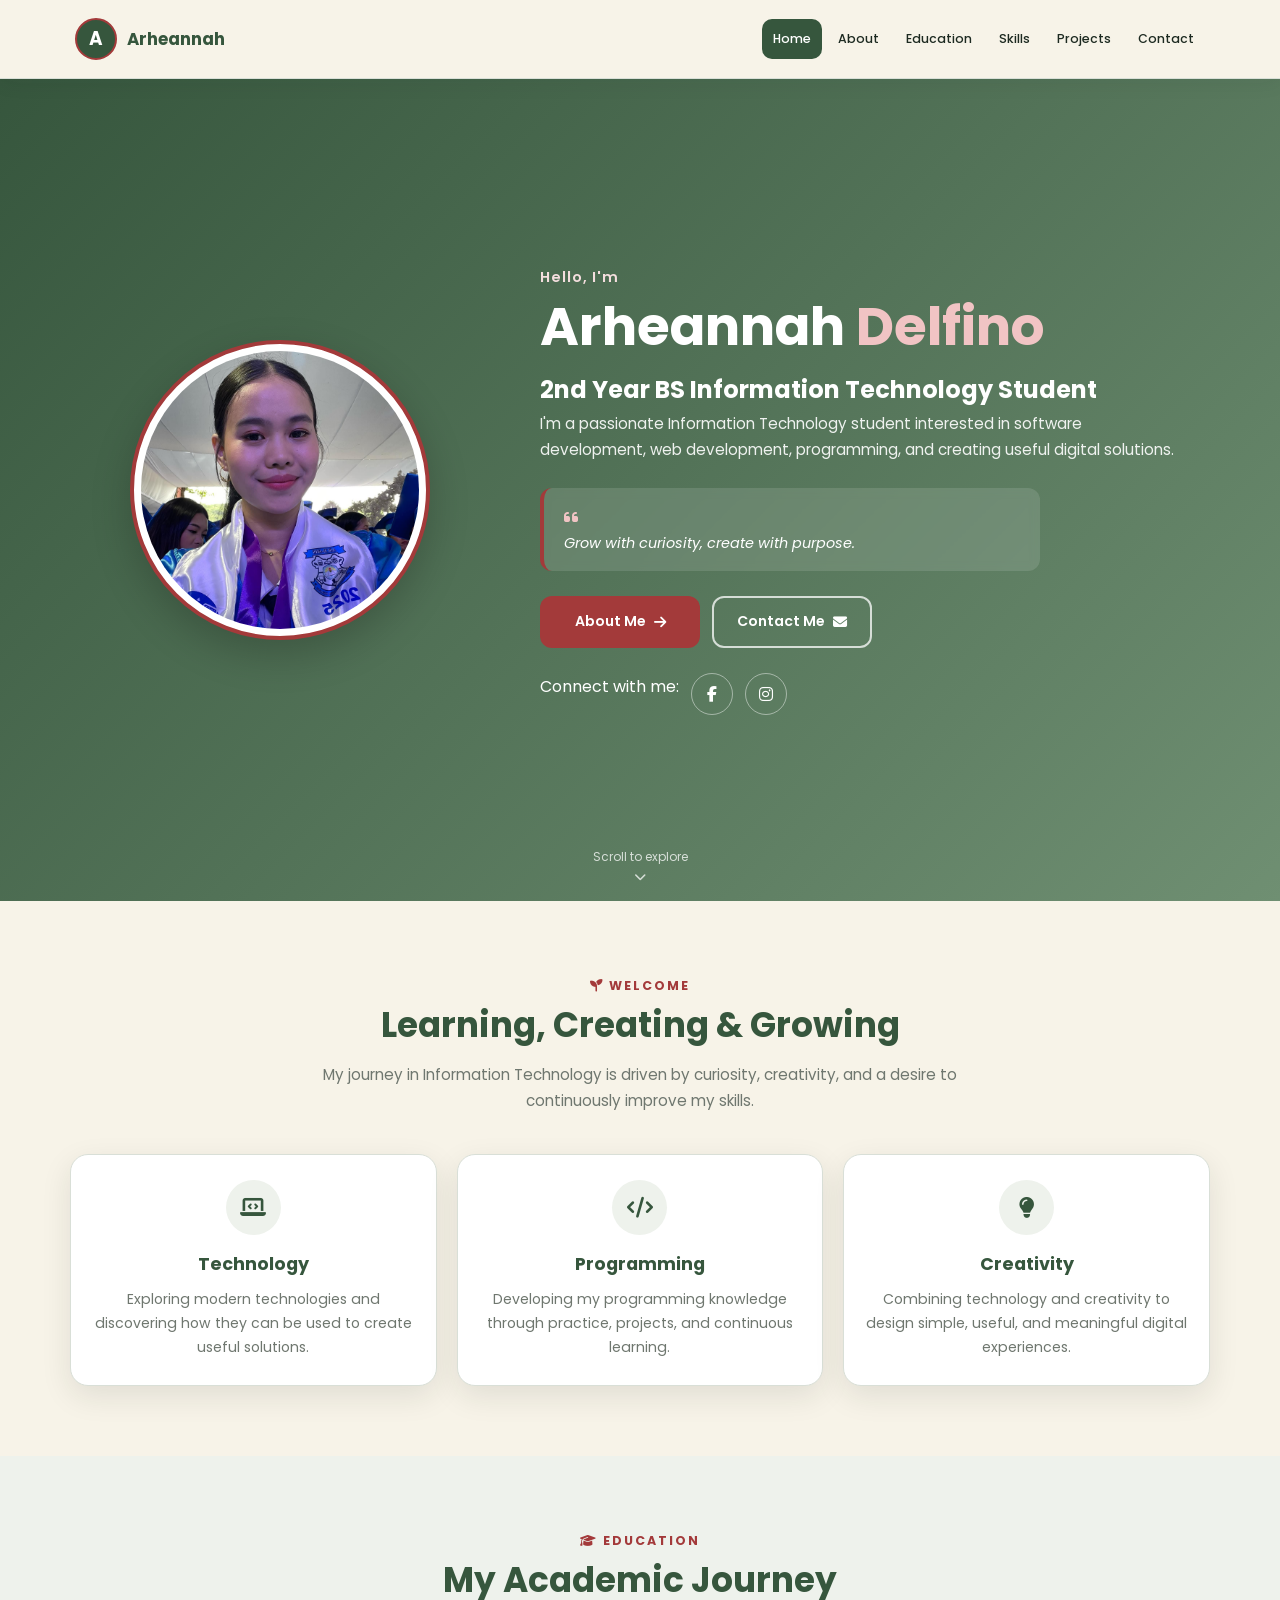
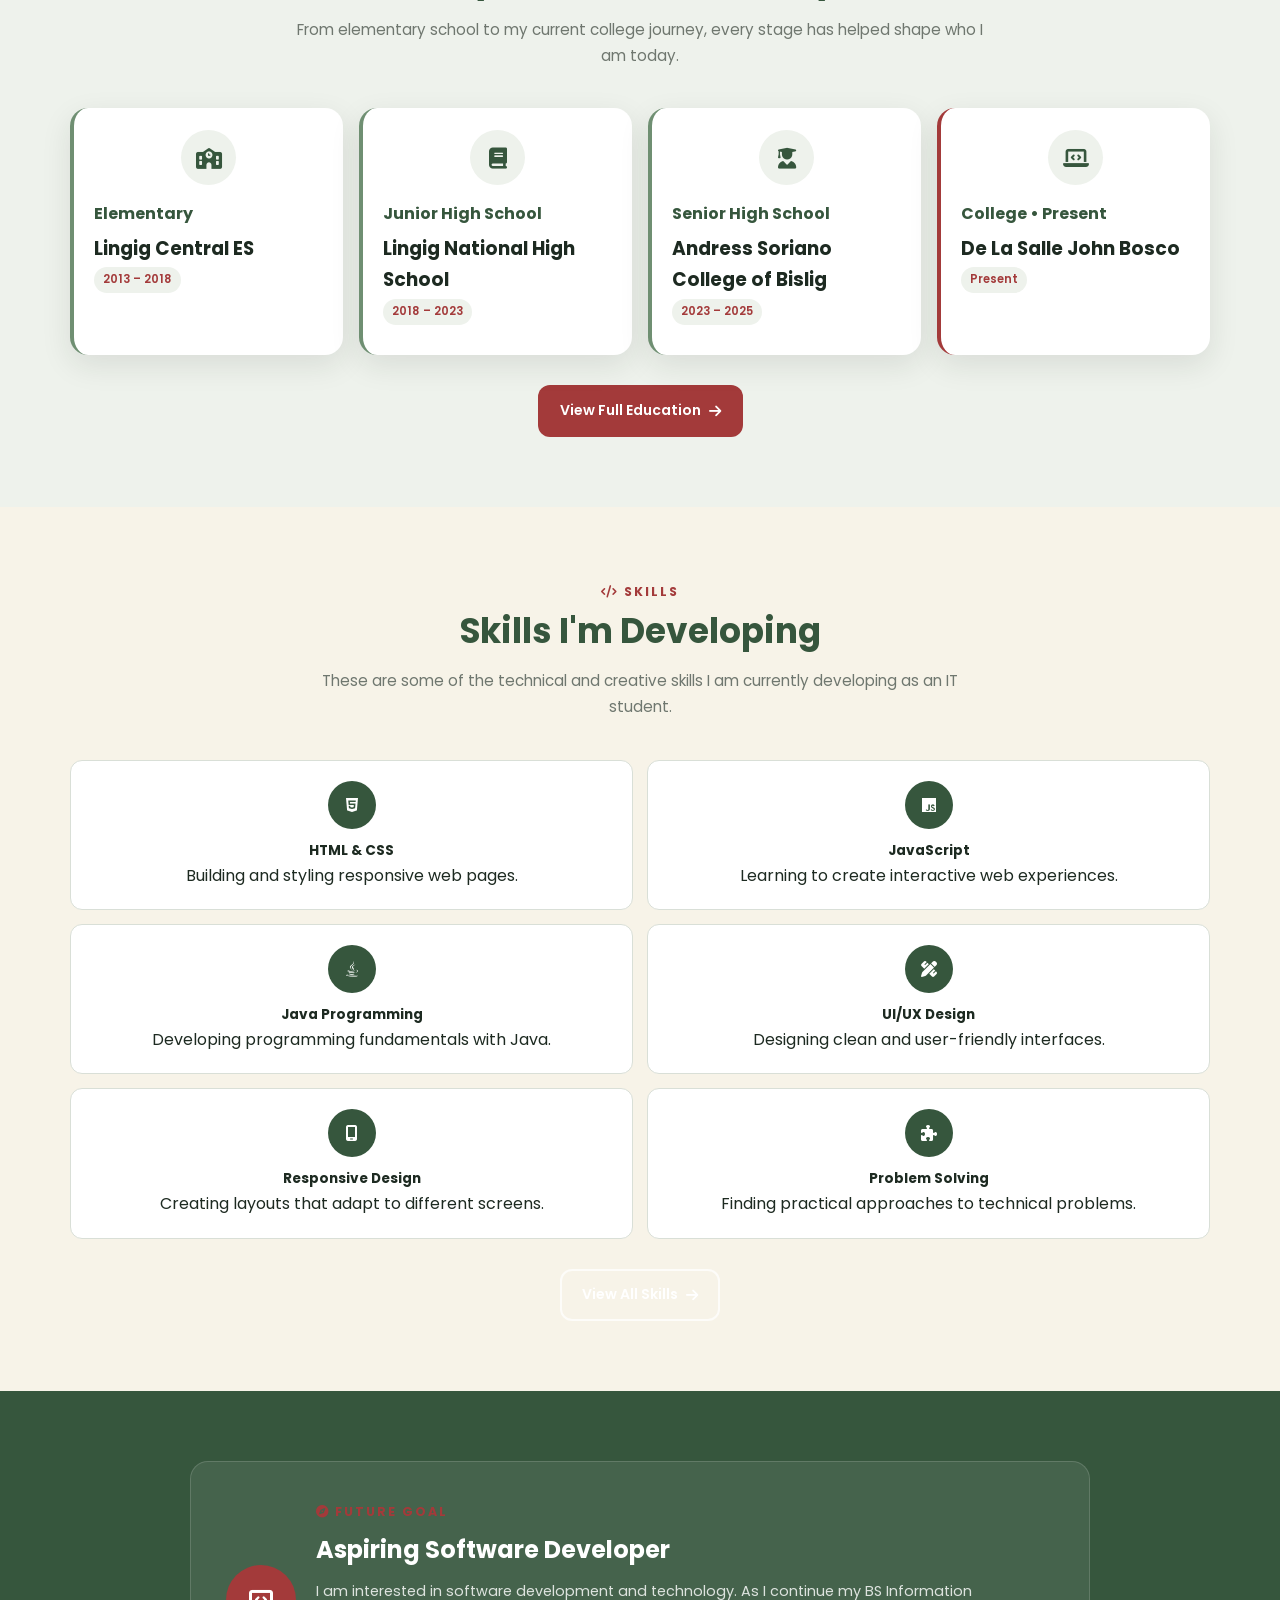
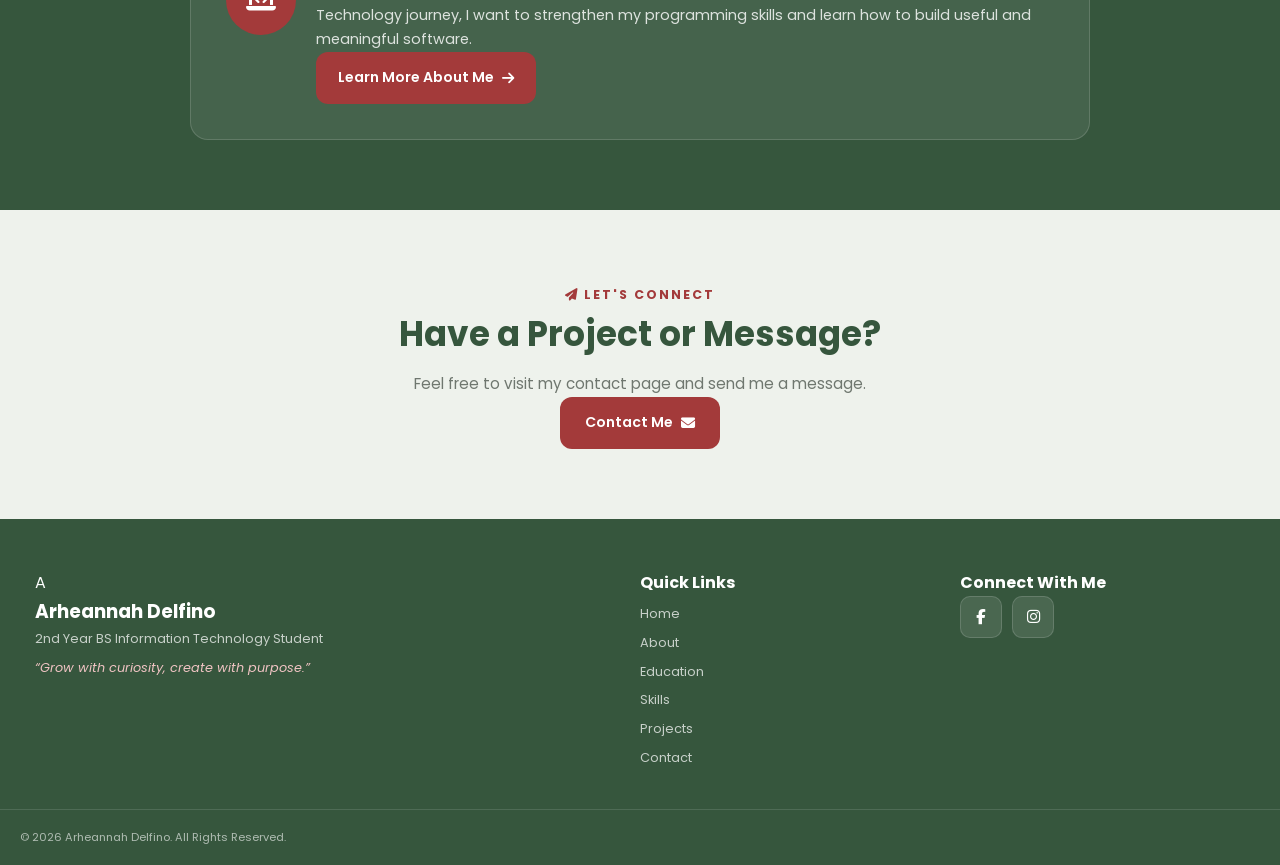
<file: index.html>
<!DOCTYPE html>
<html lang="en">

<head>

    <meta charset="UTF-8">
    <meta name="viewport" content="width=device-width, initial-scale=1.0">

    <title>Arheannah Delfino | Portfolio</title>

    <!-- Google Font -->
    <link rel="preconnect" href="https://fonts.googleapis.com">
    <link rel="preconnect" href="https://fonts.gstatic.com" crossorigin>

    <link href="https://fonts.googleapis.com/css2?family=Poppins:wght@300;400;500;600;700;800&display=swap"
          rel="stylesheet">

    <!-- Font Awesome -->
    <link rel="stylesheet"
          href="https://cdnjs.cloudflare.com/ajax/libs/font-awesome/6.7.2/css/all.min.css">

    <!-- Main CSS -->
    <link rel="stylesheet" href="css/style.css">

</head>


<body>


    <!-- ========================================
         HEADER
    ========================================= -->

    <header class="header">

        <div class="header-container">


            <!-- Logo -->

            <a href="index.html" class="logo">

                <span class="logo-mark">
                    A
                </span>

                <span class="logo-text">
                    Arheannah
                </span>

            </a>


            <!-- Hamburger Button -->

            <button class="menu-toggle"
                    id="menuToggle"
                    aria-label="Open navigation menu">

                <i class="fas fa-bars"></i>

            </button>


            <!-- Navigation -->

            <nav class="nav-menu" id="navMenu">

                <a href="index.html" class="active">
                    <i class="fas fa-house"></i>
                    Home
                </a>

                <a href="about.html">
                    <i class="fas fa-user"></i>
                    About
                </a>

                <a href="education.html">
                    <i class="fas fa-graduation-cap"></i>
                    Education
                </a>

                <a href="skills.html">
                    <i class="fas fa-code"></i>
                    Skills
                </a>

                <a href="projects.html">
                    <i class="fas fa-folder-open"></i>
                    Projects
                </a>

                <a href="contact.html">
                    <i class="fas fa-envelope"></i>
                    Contact
                </a>

            </nav>

        </div>

    </header>


    <!-- ========================================
         MAIN CONTENT
    ========================================= -->

    <main>


        <!-- ========================================
             HERO SECTION
        ========================================= -->

        <section class="hero">

            <div class="hero-container">


                <!-- Profile Image -->

                <div class="hero-image">

                    <div class="profile-ring">

                        <img src="images/profile.jpg"
                             alt="Arheannah Delfino">

                    </div>

                </div>


                <!-- Hero Content -->

                <div class="hero-content">

                    <span class="hero-greeting">
                        Hello, I'm
                    </span>

                    <h1>
                        Arheannah
                        <span>Delfino</span>
                    </h1>

                    <h2>
                        2nd Year BS Information Technology Student
                    </h2>

                    <p>
                        I'm a passionate Information Technology student
                        interested in software development, web development,
                        programming, and creating useful digital solutions.
                    </p>


                    <!-- Motto -->

                    <div class="motto-card">

                        <i class="fas fa-quote-left"></i>

                        <p>
                            Grow with curiosity, create with purpose.
                        </p>

                    </div>


                    <!-- Hero Buttons -->

                    <div class="hero-buttons">

                        <a href="about.html"
                           class="btn btn-primary">

                            About Me

                            <i class="fas fa-arrow-right"></i>

                        </a>


                        <a href="contact.html"
                           class="btn btn-outline">

                            Contact Me

                            <i class="fas fa-envelope"></i>

                        </a>

                    </div>


                    <!-- Social Links -->

                    <div class="hero-social">

                        <span>
                            Connect with me:
                        </span>


                        <a href="https://www.facebook.com/share/19Eqh1hroo/"
                           target="_blank"
                           rel="noopener noreferrer"
                           aria-label="Facebook">

                            <i class="fab fa-facebook-f"></i>

                        </a>


                        <a href="https://www.instagram.com/itsur_eana?stkn=MWtpcGV1b3U5Y3pvMA=="
                           target="_blank"
                           rel="noopener noreferrer"
                           aria-label="Instagram">

                            <i class="fab fa-instagram"></i>

                        </a>

                    </div>

                </div>

            </div>


            <!-- Scroll Indicator -->

            <div class="scroll-indicator">

                <span>
                    Scroll to explore
                </span>

                <i class="fas fa-chevron-down"></i>

            </div>

        </section>


        <!-- ========================================
             INTRODUCTION
        ========================================= -->

        <section class="intro-section">

            <div class="section-container">


                <div class="section-heading">

                    <span class="section-label">
                        <i class="fas fa-seedling"></i>
                        Welcome
                    </span>

                    <h2>
                        Learning, Creating & Growing
                    </h2>

                    <p>
                        My journey in Information Technology is driven by
                        curiosity, creativity, and a desire to continuously
                        improve my skills.
                    </p>

                </div>


                <!-- Intro Cards -->

                <div class="intro-grid">


                    <!-- Technology -->

                    <div class="intro-card">

                        <div class="card-icon">

                            <i class="fas fa-laptop-code"></i>

                        </div>

                        <h3>
                            Technology
                        </h3>

                        <p>
                            Exploring modern technologies and discovering
                            how they can be used to create useful solutions.
                        </p>

                    </div>


                    <!-- Programming -->

                    <div class="intro-card">

                        <div class="card-icon">

                            <i class="fas fa-code"></i>

                        </div>

                        <h3>
                            Programming
                        </h3>

                        <p>
                            Developing my programming knowledge through
                            practice, projects, and continuous learning.
                        </p>

                    </div>


                    <!-- Creativity -->

                    <div class="intro-card">

                        <div class="card-icon">

                            <i class="fas fa-lightbulb"></i>

                        </div>

                        <h3>
                            Creativity
                        </h3>

                        <p>
                            Combining technology and creativity to design
                            simple, useful, and meaningful digital experiences.
                        </p>

                    </div>


                </div>

            </div>

        </section>
                <!-- ========================================
             EDUCATION PREVIEW
        ========================================= -->

        <section class="education-preview">

            <div class="section-container">


                <div class="section-heading">

                    <span class="section-label">
                        <i class="fas fa-graduation-cap"></i>
                        Education
                    </span>

                    <h2>
                        My Academic Journey
                    </h2>

                    <p>
                        From elementary school to my current college journey,
                        every stage has helped shape who I am today.
                    </p>

                </div>


                <!-- Education Preview Grid -->

                <div class="education-preview-grid">


                    <!-- Elementary -->

                    <div class="education-mini-card">

                        <div class="card-icon">

                            <i class="fas fa-school"></i>

                        </div>

                        <div>

                            <span class="education-level">
                                Elementary
                            </span>

                            <h3>
                                Lingig Central ES
                            </h3>

                            <span class="education-year">
                                2013 – 2018
                            </span>

                        </div>

                    </div>


                    <!-- Junior High -->

                    <div class="education-mini-card">

                        <div class="card-icon">

                            <i class="fas fa-book"></i>

                        </div>

                        <div>

                            <span class="education-level">
                                Junior High School
                            </span>

                            <h3>
                                Lingig National High School
                            </h3>

                            <span class="education-year">
                                2018 – 2023
                            </span>

                        </div>

                    </div>


                    <!-- Senior High -->

                    <div class="education-mini-card">

                        <div class="card-icon">

                            <i class="fas fa-user-graduate"></i>

                        </div>

                        <div>

                            <span class="education-level">
                                Senior High School
                            </span>

                            <h3>
                                Andress Soriano College of Bislig
                            </h3>

                            <span class="education-year">
                                2023 – 2025
                            </span>

                        </div>

                    </div>


                    <!-- College -->

                    <div class="education-mini-card current-education">

                        <div class="card-icon">

                            <i class="fas fa-laptop-code"></i>

                        </div>

                        <div>

                            <span class="education-level">
                                College • Present
                            </span>

                            <h3>
                                De La Salle John Bosco
                            </h3>

                            <span class="education-year">
                                Present
                            </span>

                        </div>

                    </div>


                </div>


                <!-- View Education Button -->

                <div class="section-button">

                    <a href="education.html"
                       class="btn btn-primary">

                        View Full Education

                        <i class="fas fa-arrow-right"></i>

                    </a>

                </div>

            </div>

        </section>


        <!-- ========================================
             FEATURED SKILLS
        ========================================= -->

        <section class="featured-skills">

            <div class="section-container">


                <div class="section-heading">

                    <span class="section-label">
                        <i class="fas fa-code"></i>
                        Skills
                    </span>

                    <h2>
                        Skills I'm Developing
                    </h2>

                    <p>
                        These are some of the technical and creative skills
                        I am currently developing as an IT student.
                    </p>

                </div>


                <!-- Skills Grid -->

                <div class="skills-preview-grid">


                    <!-- HTML & CSS -->

                    <div class="skill-preview-card">

                        <div class="skill-icon">

                            <i class="fab fa-html5"></i>

                        </div>

                        <h3>
                            HTML & CSS
                        </h3>

                        <p>
                            Building and styling responsive web pages.
                        </p>

                    </div>


                    <!-- JavaScript -->

                    <div class="skill-preview-card">

                        <div class="skill-icon">

                            <i class="fab fa-js"></i>

                        </div>

                        <h3>
                            JavaScript
                        </h3>

                        <p>
                            Learning to create interactive web experiences.
                        </p>

                    </div>


                    <!-- Java -->

                    <div class="skill-preview-card">

                        <div class="skill-icon">

                            <i class="fab fa-java"></i>

                        </div>

                        <h3>
                            Java Programming
                        </h3>

                        <p>
                            Developing programming fundamentals with Java.
                        </p>

                    </div>


                    <!-- UI/UX -->

                    <div class="skill-preview-card">

                        <div class="skill-icon">

                            <i class="fas fa-pen-ruler"></i>

                        </div>

                        <h3>
                            UI/UX Design
                        </h3>

                        <p>
                            Designing clean and user-friendly interfaces.
                        </p>

                    </div>


                    <!-- Responsive Design -->

                    <div class="skill-preview-card">

                        <div class="skill-icon">

                            <i class="fas fa-mobile-screen"></i>

                        </div>

                        <h3>
                            Responsive Design
                        </h3>

                        <p>
                            Creating layouts that adapt to different screens.
                        </p>

                    </div>


                    <!-- Problem Solving -->

                    <div class="skill-preview-card">

                        <div class="skill-icon">

                            <i class="fas fa-puzzle-piece"></i>

                        </div>

                        <h3>
                            Problem Solving
                        </h3>

                        <p>
                            Finding practical approaches to technical problems.
                        </p>

                    </div>


                </div>


                <div class="section-button">

                    <a href="skills.html"
                       class="btn btn-outline">

                        View All Skills

                        <i class="fas fa-arrow-right"></i>

                    </a>

                </div>

            </div>

                            </section>
                                    <!-- ========================================
             CAREER DIRECTION
        ========================================= -->

        <section class="career-section">

            <div class="section-container">

                <div class="career-card">


                    <div class="career-icon">

                        <i class="fas fa-laptop-code"></i>

                    </div>


                    <div class="career-content">

                        <span class="section-label">

                            <i class="fas fa-compass"></i>

                            Future Goal

                        </span>

                        <h2>
                            Aspiring Software Developer
                        </h2>

                        <p>
                            I am interested in software development and
                            technology. As I continue my BS Information
                            Technology journey, I want to strengthen my
                            programming skills and learn how to build useful
                            and meaningful software.
                        </p>


                        <a href="about.html"
                           class="btn btn-primary">

                            Learn More About Me

                            <i class="fas fa-arrow-right"></i>

                        </a>

                    </div>

                </div>

            </div>

        </section>


        <!-- ========================================
             HOME CTA
        ========================================= -->

        <section class="page-cta">

            <div class="section-container">

                <div class="cta-content">

                    <span class="section-label">

                        <i class="fas fa-paper-plane"></i>

                        Let's Connect

                    </span>

                    <h2>
                        Have a Project or Message?
                    </h2>

                    <p>
                        Feel free to visit my contact page and send me
                        a message.
                    </p>

                    <a href="contact.html"
                       class="btn btn-primary">

                        Contact Me

                        <i class="fas fa-envelope"></i>

                    </a>

                </div>

            </div>

        </section>


    </main>


    <!-- ========================================
         FOOTER
    ========================================= -->

    <footer class="footer">

        <div class="footer-container">


            <!-- Footer Brand -->

            <div class="footer-brand">

                <div class="footer-logo">
                    A
                </div>

                <h3>
                    Arheannah Delfino
                </h3>

                <p>
                    2nd Year BS Information Technology Student
                </p>

                <p class="footer-motto">
                    “Grow with curiosity, create with purpose.”
                </p>

            </div>


            <!-- Footer Links -->

            <div class="footer-links">

                <h4>
                    Quick Links
                </h4>

                <a href="index.html">
                    Home
                </a>

                <a href="about.html">
                    About
                </a>

                <a href="education.html">
                    Education
                </a>

                <a href="skills.html">
                    Skills
                </a>

                <a href="projects.html">
                    Projects
                </a>

                <a href="contact.html">
                    Contact
                </a>

            </div>


            <!-- Footer Social -->

            <div class="footer-social">

                <h4>
                    Connect With Me
                </h4>

                <div class="social-links">


                    <a href="https://www.facebook.com/share/19Eqh1hroo/"
                       target="_blank"
                       rel="noopener noreferrer"
                       aria-label="Facebook">

                        <i class="fab fa-facebook-f"></i>

                    </a>


                    <a href="https://www.instagram.com/itsur_eana?stkn=MWtpcGV1b3U5Y3pvMA=="
                       target="_blank"
                       rel="noopener noreferrer"
                       aria-label="Instagram">

                        <i class="fab fa-instagram"></i>

                    </a>

                </div>

            </div>

        </div>


        <!-- Footer Bottom -->

        <div class="footer-bottom">

            <p>
                © 2026 Arheannah Delfino. All Rights Reserved.
            </p>

        </div>

    </footer>


    <!-- ========================================
         JAVASCRIPT
    ========================================= -->

    <script src="js/script.js"></script>

</body>

</html>
</file>
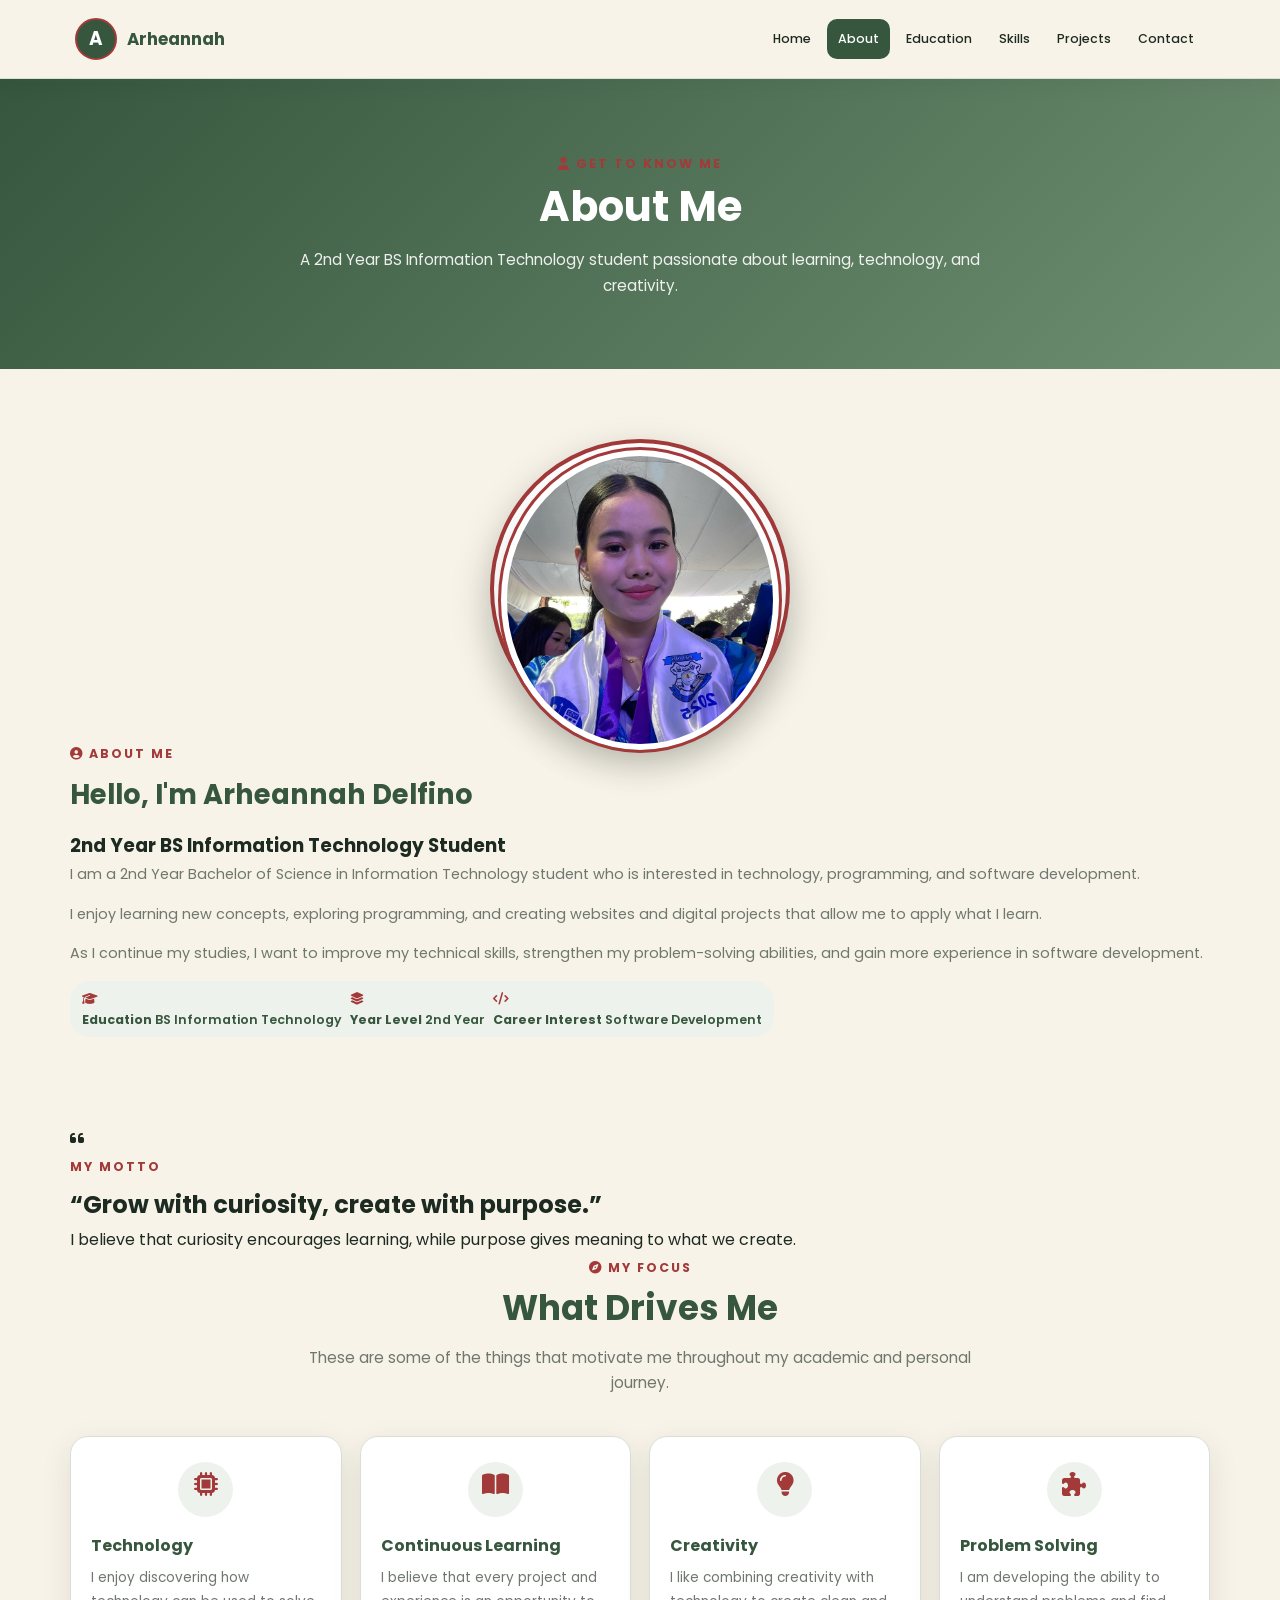
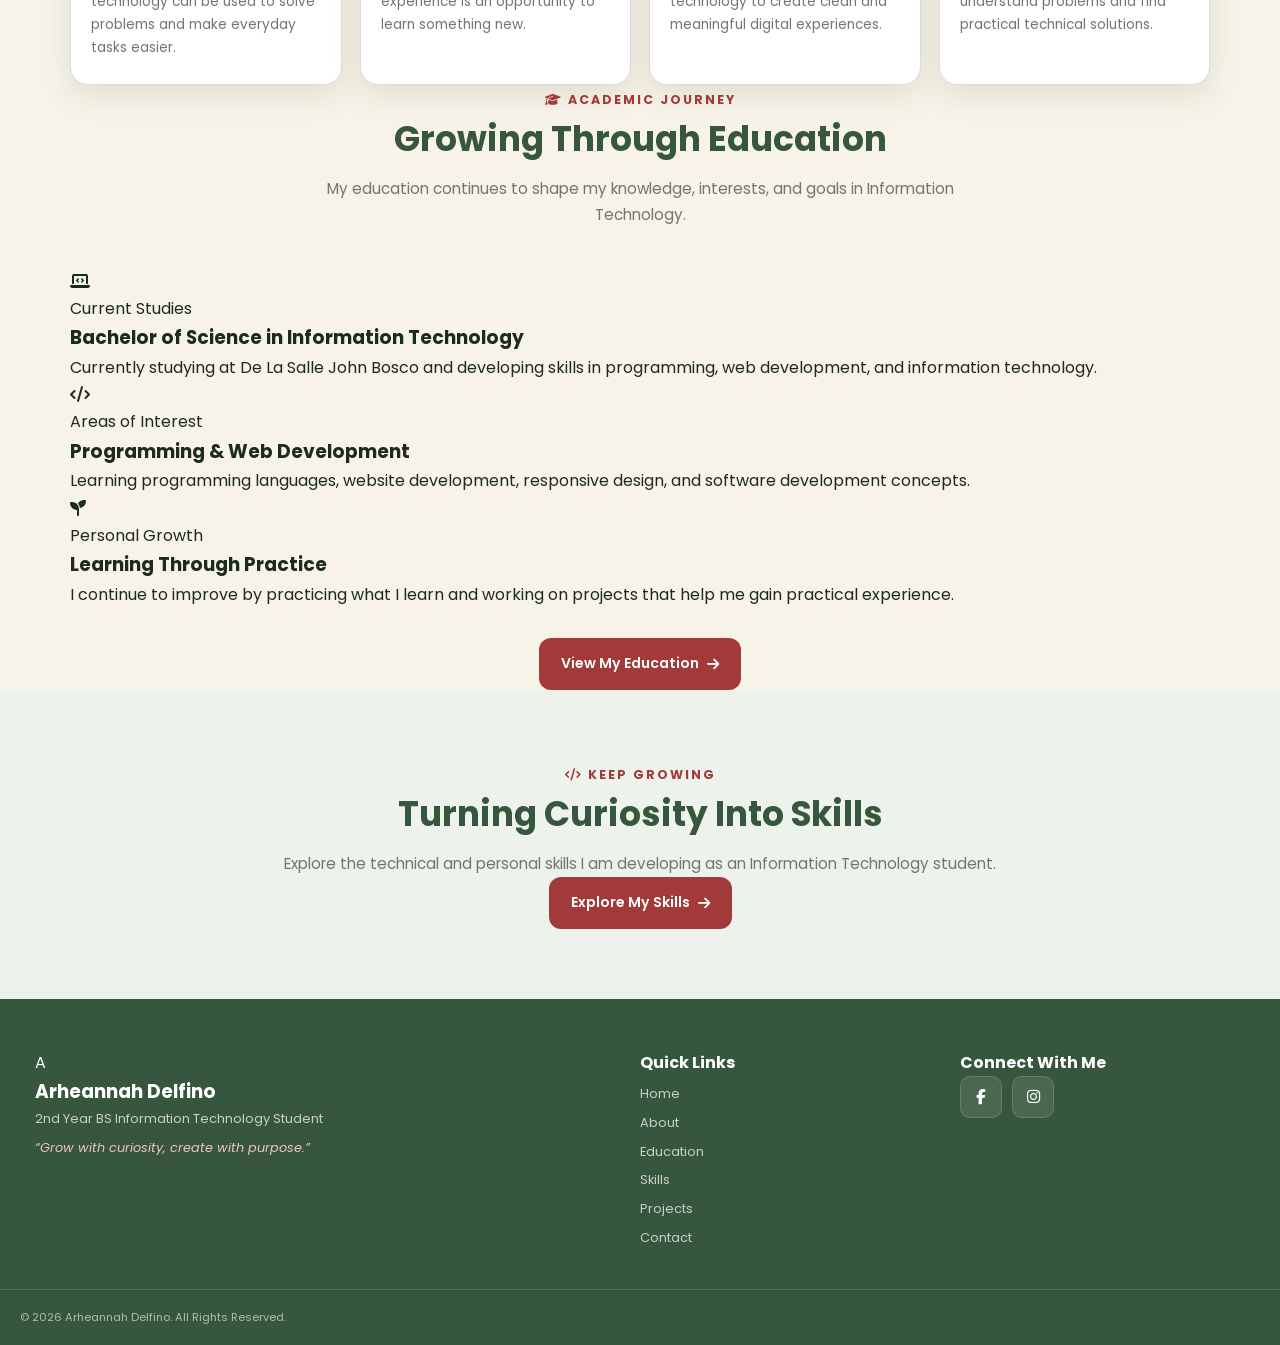
<file: about.html>
<!DOCTYPE html>
<html lang="en">

<head>

    <meta charset="UTF-8">
    <meta name="viewport" content="width=device-width, initial-scale=1.0">

    <title>About Me | Arheannah Delfino</title>

    <!-- Google Font -->
    <link rel="preconnect" href="https://fonts.googleapis.com">
    <link rel="preconnect" href="https://fonts.gstatic.com" crossorigin>

    <link href="https://fonts.googleapis.com/css2?family=Poppins:wght@300;400;500;600;700;800&display=swap"
          rel="stylesheet">

    <!-- Font Awesome -->
    <link rel="stylesheet"
          href="https://cdnjs.cloudflare.com/ajax/libs/font-awesome/6.7.2/css/all.min.css">

    <!-- Main CSS -->
    <link rel="stylesheet" href="css/style.css">

</head>


<body>


    <!-- ========================================
         HEADER
    ========================================= -->

    <header class="header">

        <div class="header-container">


            <!-- Logo -->

            <a href="index.html" class="logo">

                <span class="logo-mark">
                    A
                </span>

                <span class="logo-text">
                    Arheannah
                </span>

            </a>


            <!-- Hamburger -->

            <button class="menu-toggle"
                    id="menuToggle"
                    aria-label="Open navigation menu">

                <i class="fas fa-bars"></i>

            </button>


            <!-- Navigation -->

            <nav class="nav-menu" id="navMenu">

                <a href="index.html">
                    <i class="fas fa-house"></i>
                    Home
                </a>

                <a href="about.html" class="active">
                    <i class="fas fa-user"></i>
                    About
                </a>

                <a href="education.html">
                    <i class="fas fa-graduation-cap"></i>
                    Education
                </a>

                <a href="skills.html">
                    <i class="fas fa-code"></i>
                    Skills
                </a>

                <a href="projects.html">
                    <i class="fas fa-folder-open"></i>
                    Projects
                </a>

                <a href="contact.html">
                    <i class="fas fa-envelope"></i>
                    Contact
                </a>

            </nav>

        </div>

    </header>


    <!-- ========================================
         MAIN CONTENT
    ========================================= -->

    <main>


        <!-- ========================================
             PAGE HERO
        ========================================= -->

        <section class="page-hero">

            <div class="page-hero-content">

                <span class="section-label">

                    <i class="fas fa-user"></i>

                    Get to Know Me

                </span>

                <h1>
                    About Me
                </h1>

                <p>
                    A 2nd Year BS Information Technology student
                    passionate about learning, technology, and creativity.
                </p>

            </div>

        </section>
                <!-- ========================================
             ABOUT PROFILE
        ========================================= -->

        <section class="about-section">

            <div class="section-container">

                <div class="about-profile">


                    <!-- Profile Image -->

                    <div class="about-image">

                        <div class="profile-ring">

                            <img src="images/profile.jpg"
                                 alt="Arheannah Delfino">

                        </div>

                    </div>


                    <!-- About Content -->

                    <div class="about-content">

                        <span class="section-label">

                            <i class="fas fa-user-circle"></i>

                            About Me

                        </span>

                        <h2>
                            Hello, I'm Arheannah Delfino
                        </h2>

                        <h3>
                            2nd Year BS Information Technology Student
                        </h3>

                        <p>
                            I am a 2nd Year Bachelor of Science in Information
                            Technology student who is interested in technology,
                            programming, and software development.
                        </p>

                        <p>
                            I enjoy learning new concepts, exploring
                            programming, and creating websites and digital
                            projects that allow me to apply what I learn.
                        </p>

                        <p>
                            As I continue my studies, I want to improve my
                            technical skills, strengthen my problem-solving
                            abilities, and gain more experience in software
                            development.
                        </p>


                        <!-- Status -->

                        <div class="about-status">

                            <div class="status-item">

                                <i class="fas fa-graduation-cap"></i>

                                <div>

                                    <strong>
                                        Education
                                    </strong>

                                    <span>
                                        BS Information Technology
                                    </span>

                                </div>

                            </div>


                            <div class="status-item">

                                <i class="fas fa-layer-group"></i>

                                <div>

                                    <strong>
                                        Year Level
                                    </strong>

                                    <span>
                                        2nd Year
                                    </span>

                                </div>

                            </div>


                            <div class="status-item">

                                <i class="fas fa-code"></i>

                                <div>

                                    <strong>
                                        Career Interest
                                    </strong>

                                    <span>
                                        Software Development
                                    </span>

                                </div>

                            </div>

                        </div>

                    </div>

                </div>

            </div>

        </section>


        <!-- ========================================
             MOTTO
        ========================================= -->

        <section class="motto-section">

            <div class="section-container">

                <div class="large-motto-card">

                    <div class="motto-icon">

                        <i class="fas fa-quote-left"></i>

                    </div>

                    <div class="motto-content">

                        <span class="section-label">
                            My Motto
                        </span>

                        <h2>
                            “Grow with curiosity, create with purpose.”
                        </h2>

                        <p>
                            I believe that curiosity encourages learning,
                            while purpose gives meaning to what we create.
                        </p>

                    </div>

                </div>

            </div>

        </section>
                <!-- ========================================
             WHAT DRIVES ME
        ========================================= -->

        <section class="focus-section">

            <div class="section-container">


                <div class="section-heading">

                    <span class="section-label">

                        <i class="fas fa-compass"></i>

                        My Focus

                    </span>

                    <h2>
                        What Drives Me
                    </h2>

                    <p>
                        These are some of the things that motivate me
                        throughout my academic and personal journey.
                    </p>

                </div>


                <div class="focus-grid">


                    <!-- Technology -->

                    <div class="focus-card">

                        <div class="card-icon">

                            <i class="fas fa-microchip"></i>

                        </div>

                        <h3>
                            Technology
                        </h3>

                        <p>
                            I enjoy discovering how technology can be used
                            to solve problems and make everyday tasks easier.
                        </p>

                    </div>


                    <!-- Learning -->

                    <div class="focus-card">

                        <div class="card-icon">

                            <i class="fas fa-book-open"></i>

                        </div>

                        <h3>
                            Continuous Learning
                        </h3>

                        <p>
                            I believe that every project and experience is
                            an opportunity to learn something new.
                        </p>

                    </div>


                    <!-- Creativity -->

                    <div class="focus-card">

                        <div class="card-icon">

                            <i class="fas fa-lightbulb"></i>

                        </div>

                        <h3>
                            Creativity
                        </h3>

                        <p>
                            I like combining creativity with technology to
                            create clean and meaningful digital experiences.
                        </p>

                    </div>


                    <!-- Problem Solving -->

                    <div class="focus-card">

                        <div class="card-icon">

                            <i class="fas fa-puzzle-piece"></i>

                        </div>

                        <h3>
                            Problem Solving
                        </h3>

                        <p>
                            I am developing the ability to understand
                            problems and find practical technical solutions.
                        </p>

                    </div>


                </div>

            </div>

        </section>
                <!-- ========================================
             ACADEMIC JOURNEY
        ========================================= -->

        <section class="about-academic">

            <div class="section-container">


                <div class="section-heading">

                    <span class="section-label">

                        <i class="fas fa-graduation-cap"></i>

                        Academic Journey

                    </span>

                    <h2>
                        Growing Through Education
                    </h2>

                    <p>
                        My education continues to shape my knowledge,
                        interests, and goals in Information Technology.
                    </p>

                </div>


                <div class="academic-content">


                    <div class="academic-item">

                        <div class="academic-icon">

                            <i class="fas fa-laptop-code"></i>

                        </div>

                        <div>

                            <span>
                                Current Studies
                            </span>

                            <h3>
                                Bachelor of Science in Information Technology
                            </h3>

                            <p>
                                Currently studying at De La Salle John Bosco
                                and developing skills in programming,
                                web development, and information technology.
                            </p>

                        </div>

                    </div>


                    <div class="academic-item">

                        <div class="academic-icon">

                            <i class="fas fa-code"></i>

                        </div>

                        <div>

                            <span>
                                Areas of Interest
                            </span>

                            <h3>
                                Programming & Web Development
                            </h3>

                            <p>
                                Learning programming languages, website
                                development, responsive design, and
                                software development concepts.
                            </p>

                        </div>

                    </div>


                    <div class="academic-item">

                        <div class="academic-icon">

                            <i class="fas fa-seedling"></i>

                        </div>

                        <div>

                            <span>
                                Personal Growth
                            </span>

                            <h3>
                                Learning Through Practice
                            </h3>

                            <p>
                                I continue to improve by practicing what I
                                learn and working on projects that help me
                                gain practical experience.
                            </p>

                        </div>

                    </div>


                </div>


                <!-- Education Button -->

                <div class="section-button">

                    <a href="education.html"
                       class="btn btn-primary">

                        View My Education

                        <i class="fas fa-arrow-right"></i>

                    </a>

                </div>

            </div>

        </section>
                <!-- ========================================
             CTA
        ========================================= -->

        <section class="page-cta">

            <div class="section-container">

                <div class="cta-content">

                    <span class="section-label">

                        <i class="fas fa-code"></i>

                        Keep Growing

                    </span>

                    <h2>
                        Turning Curiosity Into Skills
                    </h2>

                    <p>
                        Explore the technical and personal skills I am
                        developing as an Information Technology student.
                    </p>

                    <a href="skills.html"
                       class="btn btn-primary">

                        Explore My Skills

                        <i class="fas fa-arrow-right"></i>

                    </a>

                </div>

            </div>

        </section>


    </main>


    <!-- ========================================
         FOOTER
    ========================================= -->

    <footer class="footer">

        <div class="footer-container">


            <!-- Footer Brand -->

            <div class="footer-brand">

                <div class="footer-logo">
                    A
                </div>

                <h3>
                    Arheannah Delfino
                </h3>

                <p>
                    2nd Year BS Information Technology Student
                </p>

                <p class="footer-motto">
                    “Grow with curiosity, create with purpose.”
                </p>

            </div>


            <!-- Footer Links -->

            <div class="footer-links">

                <h4>
                    Quick Links
                </h4>

                <a href="index.html">
                    Home
                </a>

                <a href="about.html">
                    About
                </a>

                <a href="education.html">
                    Education
                </a>

                <a href="skills.html">
                    Skills
                </a>

                <a href="projects.html">
                    Projects
                </a>

                <a href="contact.html">
                    Contact
                </a>

            </div>


            <!-- Social -->

            <div class="footer-social">

                <h4>
                    Connect With Me
                </h4>

                <div class="social-links">

                    <a href="https://www.facebook.com/share/19Eqh1hroo/"
                       target="_blank"
                       rel="noopener noreferrer"
                       aria-label="Facebook">

                        <i class="fab fa-facebook-f"></i>

                    </a>


                    <a href="https://www.instagram.com/itsur_eana?stkn=MWtpcGV1b3U5Y3pvMA=="
                       target="_blank"
                       rel="noopener noreferrer"
                       aria-label="Instagram">

                        <i class="fab fa-instagram"></i>

                    </a>

                </div>

            </div>

        </div>


        <!-- Footer Bottom -->

        <div class="footer-bottom">

            <p>
                © 2026 Arheannah Delfino. All Rights Reserved.
            </p>

        </div>

    </footer>


    <!-- JavaScript -->

    <script src="js/script.js"></script>

</body>

</html>
</file>
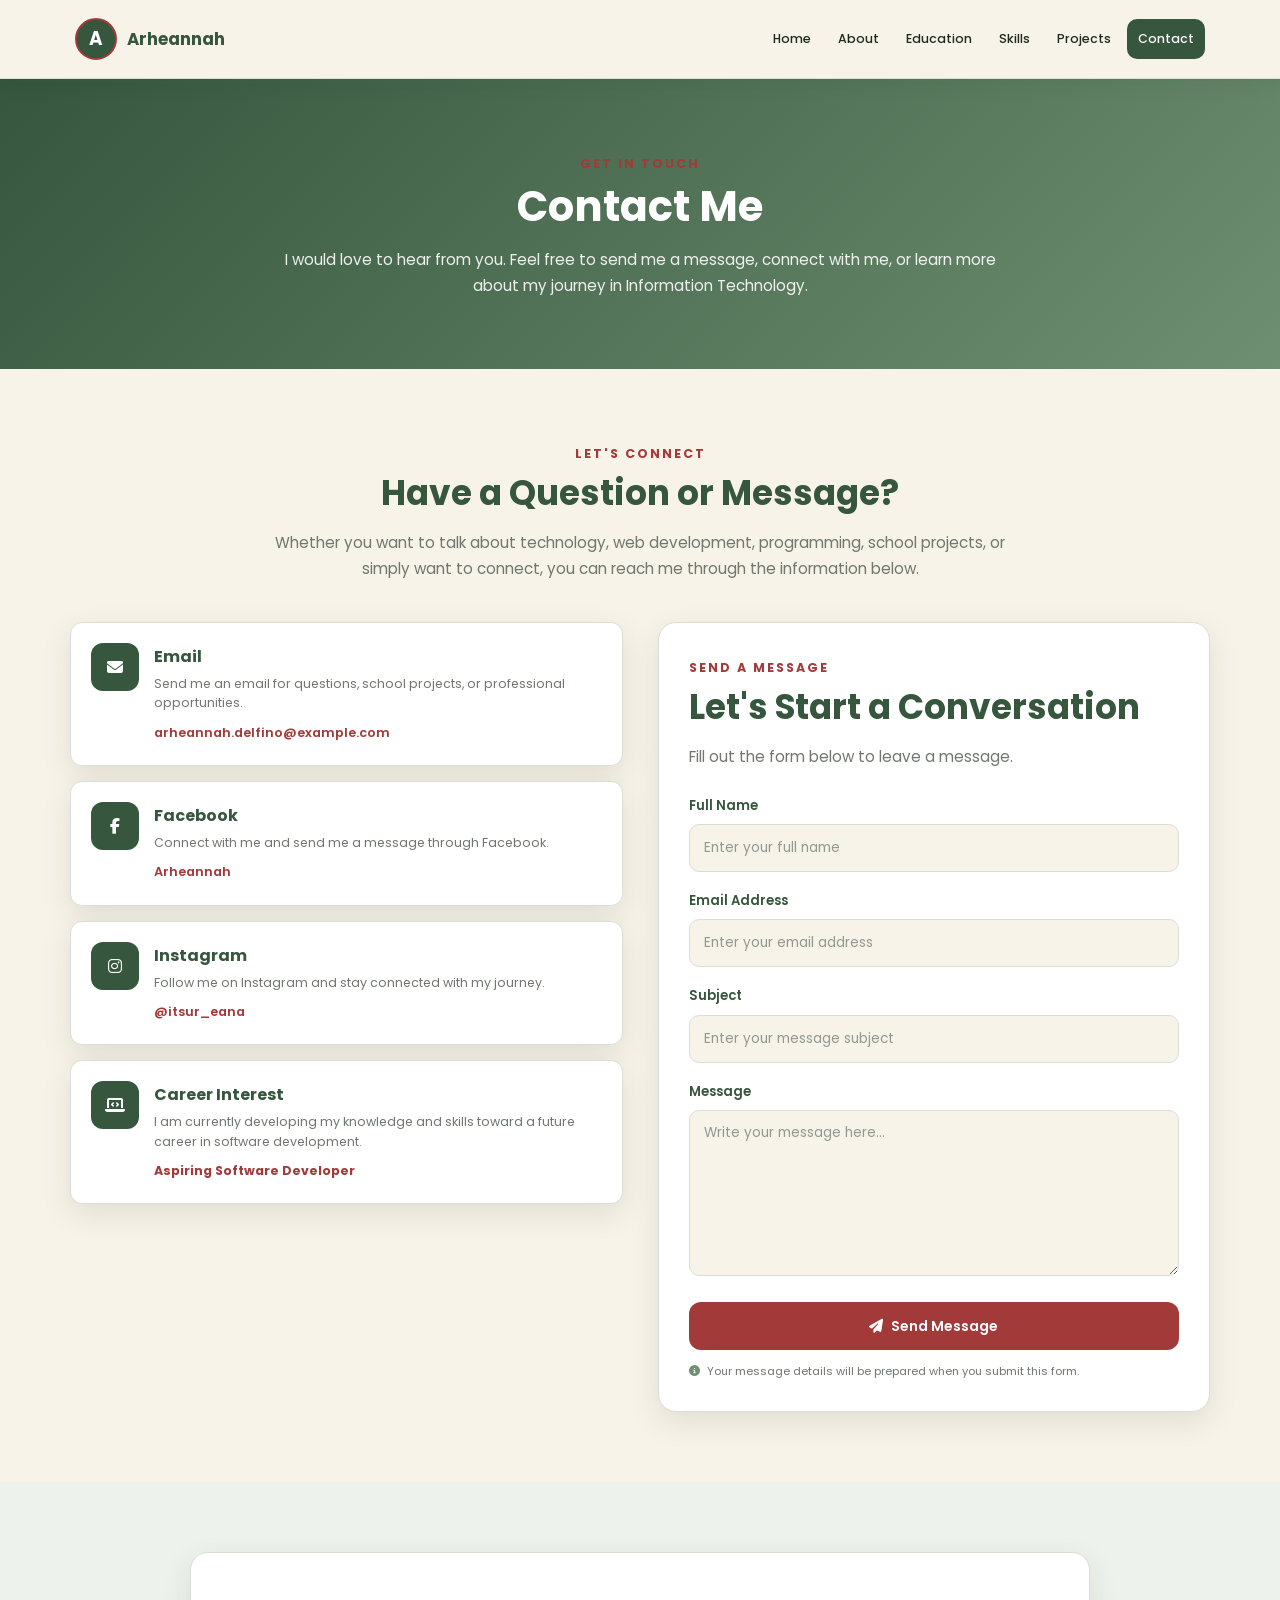
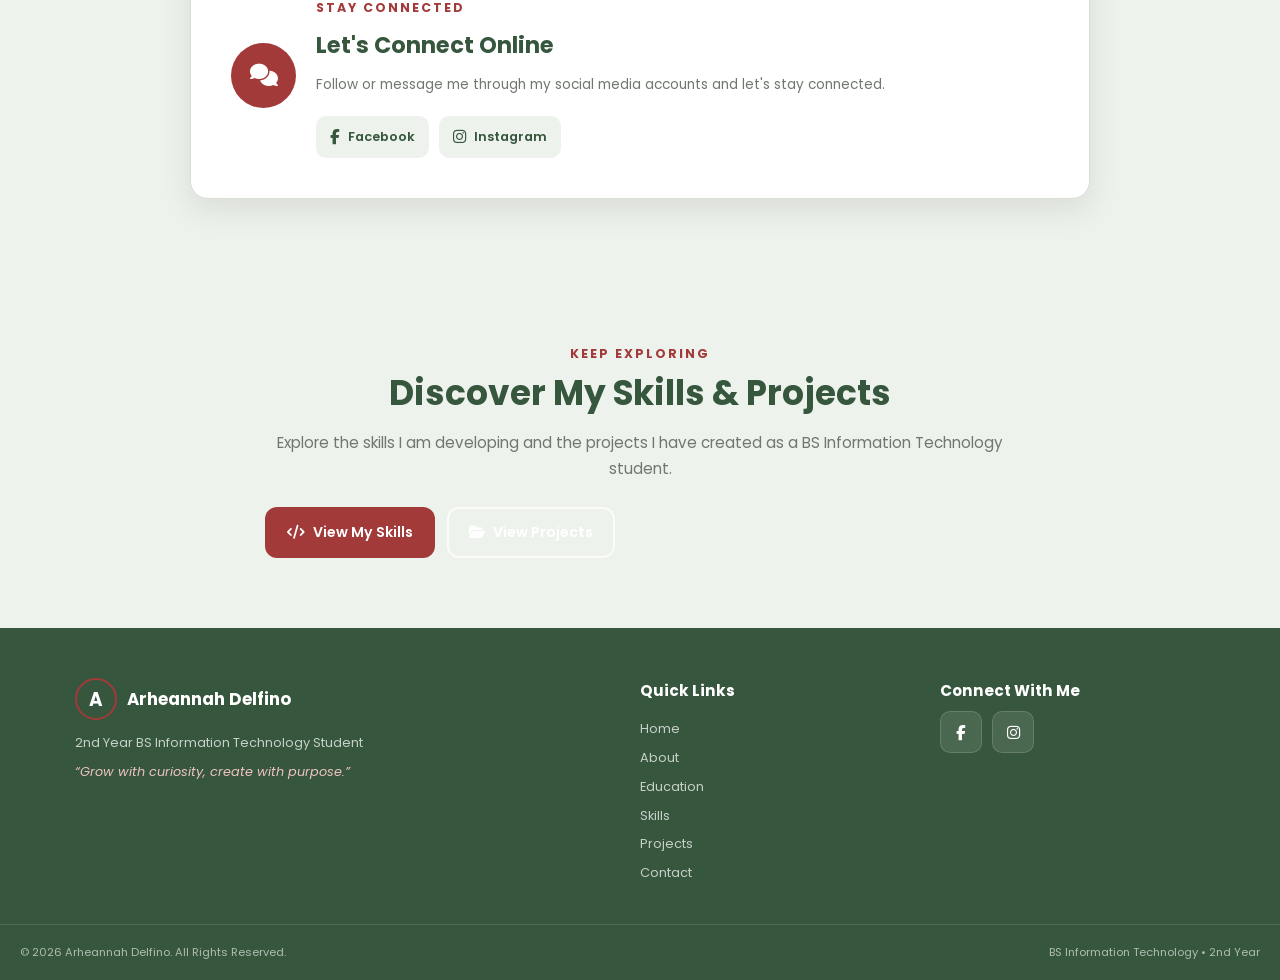
<file: contact.html>
<!DOCTYPE html>
<html lang="en">

<head>

    <meta charset="UTF-8">

    <meta name="viewport"
          content="width=device-width, initial-scale=1.0">

    <meta name="description"
          content="Contact Arheannah Delfino, a 2nd Year BS Information Technology student aspiring to become a software developer.">

    <title>Contact | Arheannah Delfino</title>

    <!-- Google Font -->
    <link rel="preconnect"
          href="https://fonts.googleapis.com">

    <link rel="preconnect"
          href="https://fonts.gstatic.com"
          crossorigin>

    <link
        href="https://fonts.googleapis.com/css2?family=Poppins:wght@300;400;500;600;700&display=swap"
        rel="stylesheet">

    <!-- Font Awesome -->
    <link
        rel="stylesheet"
        href="https://cdnjs.cloudflare.com/ajax/libs/font-awesome/6.7.2/css/all.min.css">

    <!-- Main CSS -->
    <link rel="stylesheet" href="css/style.css">

</head>


<body>


<!-- =====================================================
     HEADER
===================================================== -->

<header class="header">

    <div class="header-container">


        <!-- LOGO -->

        <a href="index.html" class="logo">

            <span class="logo-mark">
                A
            </span>

            <span class="logo-text">
                Arheannah
            </span>

        </a>


        <!-- HAMBURGER BUTTON -->

        <button
            class="menu-toggle"
            id="menuToggle"
            aria-label="Open navigation menu"
            aria-expanded="false">

            <i class="fas fa-bars"></i>

        </button>


        <!-- NAVIGATION -->

        <nav class="nav-menu" id="navMenu">

            <a href="index.html">

                <i class="fas fa-house"></i>

                Home

            </a>


            <a href="about.html">

                <i class="fas fa-user"></i>

                About

            </a>


            <a href="education.html">

                <i class="fas fa-graduation-cap"></i>

                Education

            </a>


            <a href="skills.html">

                <i class="fas fa-code"></i>

                Skills

            </a>


            <a href="projects.html">

                <i class="fas fa-folder-open"></i>

                Projects

            </a>


            <a href="contact.html" class="active">

                <i class="fas fa-envelope"></i>

                Contact

            </a>

        </nav>

    </div>

</header>


<!-- =====================================================
     CONTACT HERO
===================================================== -->

<main>


<section class="page-hero contact-page-hero">

    <div class="section-container">

        <div class="page-hero-content">

            <span class="section-label">
                GET IN TOUCH
            </span>


            <h1>
                Contact Me
            </h1>


            <p>
                I would love to hear from you.
                Feel free to send me a message,
                connect with me, or learn more
                about my journey in Information Technology.
            </p>

        </div>

    </div>

</section>


<!-- =====================================================
     CONTACT INTRO
===================================================== -->

<section class="contact-section">

    <div class="section-container">

        <div class="contact-intro">

            <span class="section-label">
                LET'S CONNECT
            </span>


            <h2>
                Have a Question or Message?
            </h2>


            <p>
                Whether you want to talk about technology,
                web development, programming, school projects,
                or simply want to connect, you can reach me
                through the information below.
            </p>

        </div>


        <!-- CONTACT CONTENT -->

        <div class="contact-grid">
                      <!-- =========================================
                 CONTACT INFORMATION
            ========================================== -->

            <div class="contact-info">


                <!-- EMAIL -->

                <div class="contact-card">

                    <div class="contact-icon">

                        <i class="fas fa-envelope"></i>

                    </div>

                    <div class="contact-card-content">

                        <h3>
                            Email
                        </h3>

                        <p>
                            Send me an email for questions,
                            school projects, or professional
                            opportunities.
                        </p>

                        <a
                            href="mailto:arheannah.delfino@example.com">

                            arheannah.delfino@example.com

                        </a>

                    </div>

                </div>


                <!-- FACEBOOK -->

                <div class="contact-card">

                    <div class="contact-icon">

                        <i class="fab fa-facebook-f"></i>

                    </div>

                    <div class="contact-card-content">

                        <h3>
                            Facebook
                        </h3>

                        <p>
                            Connect with me and send me
                            a message through Facebook.
                        </p>

                        <a
                            href="https://www.facebook.com/share/19Eqh1hroo/"
                            target="_blank"
                            rel="noopener noreferrer">

                            Arheannah

                        </a>

                    </div>

                </div>


                <!-- INSTAGRAM -->

                <div class="contact-card">

                    <div class="contact-icon">

                        <i class="fab fa-instagram"></i>

                    </div>

                    <div class="contact-card-content">

                        <h3>
                            Instagram
                        </h3>

                        <p>
                            Follow me on Instagram and
                            stay connected with my journey.
                        </p>

                        <a
                            href="https://www.instagram.com/itsur_eana?stkn=MWtpcGV1b3U5Y3pvMA=="
                            target="_blank"
                            rel="noopener noreferrer">

                            @itsur_eana

                        </a>

                    </div>

                </div>


                <!-- CAREER -->

                <div class="contact-card">

                    <div class="contact-icon">

                        <i class="fas fa-laptop-code"></i>

                    </div>

                    <div class="contact-card-content">

                        <h3>
                            Career Interest
                        </h3>

                        <p>
                            I am currently developing my
                            knowledge and skills toward a
                            future career in software development.
                        </p>

                        <span class="contact-highlight">
                            Aspiring Software Developer
                        </span>

                    </div>

                </div>

            </div>


            <!-- =========================================
                 MESSAGE FORM
            ========================================== -->

            <div class="contact-form-wrapper">

                <div class="form-heading">

                    <span class="section-label">
                        SEND A MESSAGE
                    </span>

                    <h2>
                        Let's Start a Conversation
                    </h2>

                    <p>
                        Fill out the form below to leave
                        a message.
                    </p>

                </div>


                <form
                    class="contact-form"
                    id="contactForm">


                    <!-- NAME -->

                    <div class="form-group">

                        <label for="name">
                            Full Name
                        </label>

                        <input
                            type="text"
                            id="name"
                            name="name"
                            placeholder="Enter your full name"
                            autocomplete="name"
                            required>

                    </div>


                    <!-- EMAIL -->

                    <div class="form-group">

                        <label for="email">
                            Email Address
                        </label>

                        <input
                            type="email"
                            id="email"
                            name="email"
                            placeholder="Enter your email address"
                            autocomplete="email"
                            required>

                    </div>


                    <!-- SUBJECT -->

                    <div class="form-group">

                        <label for="subject">
                            Subject
                        </label>

                        <input
                            type="text"
                            id="subject"
                            name="subject"
                            placeholder="Enter your message subject"
                            required>

                    </div>


                    <!-- MESSAGE -->

                    <div class="form-group">

                        <label for="message">
                            Message
                        </label>

                        <textarea
                            id="message"
                            name="message"
                            rows="7"
                            placeholder="Write your message here..."
                            required></textarea>

                    </div>
                                        <!-- SUBMIT BUTTON -->

                    <div class="form-submit">

                        <button
                            type="submit"
                            class="btn btn-primary">

                            <i class="fas fa-paper-plane"></i>

                            Send Message

                        </button>

                    </div>


                    <!-- FORM NOTE -->

                    <p class="form-note">

                        <i class="fas fa-circle-info"></i>

                        Your message details will be prepared
                        when you submit this form.

                    </p>

                </form>

            </div>

        </div>

    </div>

</section>


<!-- =====================================================
     SOCIAL CONNECTION SECTION
===================================================== -->

<section class="social-contact-section">

    <div class="section-container">

        <div class="social-contact-card">

            <div class="social-contact-icon">

                <i class="fas fa-comments"></i>

            </div>


            <div class="social-contact-content">

                <span class="section-label">
                    STAY CONNECTED
                </span>

                <h2>
                    Let's Connect Online
                </h2>

                <p>
                    Follow or message me through my social
                    media accounts and let's stay connected.
                </p>


                <div class="social-links">


                    <!-- FACEBOOK -->

                    <a
                        href="https://www.facebook.com/share/19Eqh1hroo/"
                        target="_blank"
                        rel="noopener noreferrer"
                        aria-label="Facebook">

                        <i class="fab fa-facebook-f"></i>

                        <span>
                            Facebook
                        </span>

                    </a>


                    <!-- INSTAGRAM -->

                    <a
                        href="https://www.instagram.com/itsur_eana?stkn=MWtpcGV1b3U5Y3pvMA=="
                        target="_blank"
                        rel="noopener noreferrer"
                        aria-label="Instagram">

                        <i class="fab fa-instagram"></i>

                        <span>
                            Instagram
                        </span>

                    </a>

                </div>

            </div>

        </div>

    </div>

</section>


<!-- =====================================================
     CONTACT CTA
===================================================== -->

<section class="page-cta">

    <div class="section-container">

        <div class="cta-content">

            <span class="section-label">
                KEEP EXPLORING
            </span>


            <h2>
                Discover My Skills & Projects
            </h2>


            <p>
                Explore the skills I am developing and
                the projects I have created as a
                BS Information Technology student.
            </p>


            <div class="hero-buttons">

                <a
                    href="skills.html"
                    class="btn btn-primary">

                    <i class="fas fa-code"></i>

                    View My Skills

                </a>


                <a
                    href="projects.html"
                    class="btn btn-outline">

                    <i class="fas fa-folder-open"></i>

                    View Projects

                </a>

            </div>

        </div>

    </div>

</section>


</main>


<!-- =====================================================
     FOOTER
===================================================== -->

<footer class="footer">

    <div class="section-container footer-container">


        <!-- FOOTER BRAND -->

        <div class="footer-brand">

            <a
                href="index.html"
                class="logo footer-logo">

                <span class="logo-mark">
                    A
                </span>

                <span class="logo-text">
                    Arheannah Delfino
                </span>

            </a>


            <p>
                2nd Year BS Information Technology Student
            </p>


            <p class="footer-motto">
                “Grow with curiosity, create with purpose.”
            </p>

        </div>


        <!-- FOOTER LINKS -->

        <div class="footer-links">

            <h3>
                Quick Links
            </h3>


            <a href="index.html">
                Home
            </a>


            <a href="about.html">
                About
            </a>


            <a href="education.html">
                Education
            </a>


            <a href="skills.html">
                Skills
            </a>


            <a href="projects.html">
                Projects
            </a>


            <a href="contact.html">
                Contact
            </a>

        </div>


        <!-- FOOTER SOCIAL -->

        <div class="footer-social">

            <h3>
                Connect With Me
            </h3>


            <div class="social-links">


                <a
                    href="https://www.facebook.com/share/19Eqh1hroo/"
                    target="_blank"
                    rel="noopener noreferrer"
                    aria-label="Facebook">

                    <i class="fab fa-facebook-f"></i>

                </a>


                <a
                    href="https://www.instagram.com/itsur_eana?stkn=MWtpcGV1b3U5Y3pvMA=="
                    target="_blank"
                    rel="noopener noreferrer"
                    aria-label="Instagram">

                    <i class="fab fa-instagram"></i>

                </a>

            </div>

        </div>

    </div>


    <!-- FOOTER BOTTOM -->

    <div class="footer-bottom">

        <p>
            © 2026 Arheannah Delfino.
            All Rights Reserved.
        </p>

        <p>
            BS Information Technology • 2nd Year
        </p>

    </div>

</footer>


<!-- =====================================================
     JAVASCRIPT
===================================================== -->

<script src="js/script.js"></script>


</body>

</html>
</file>
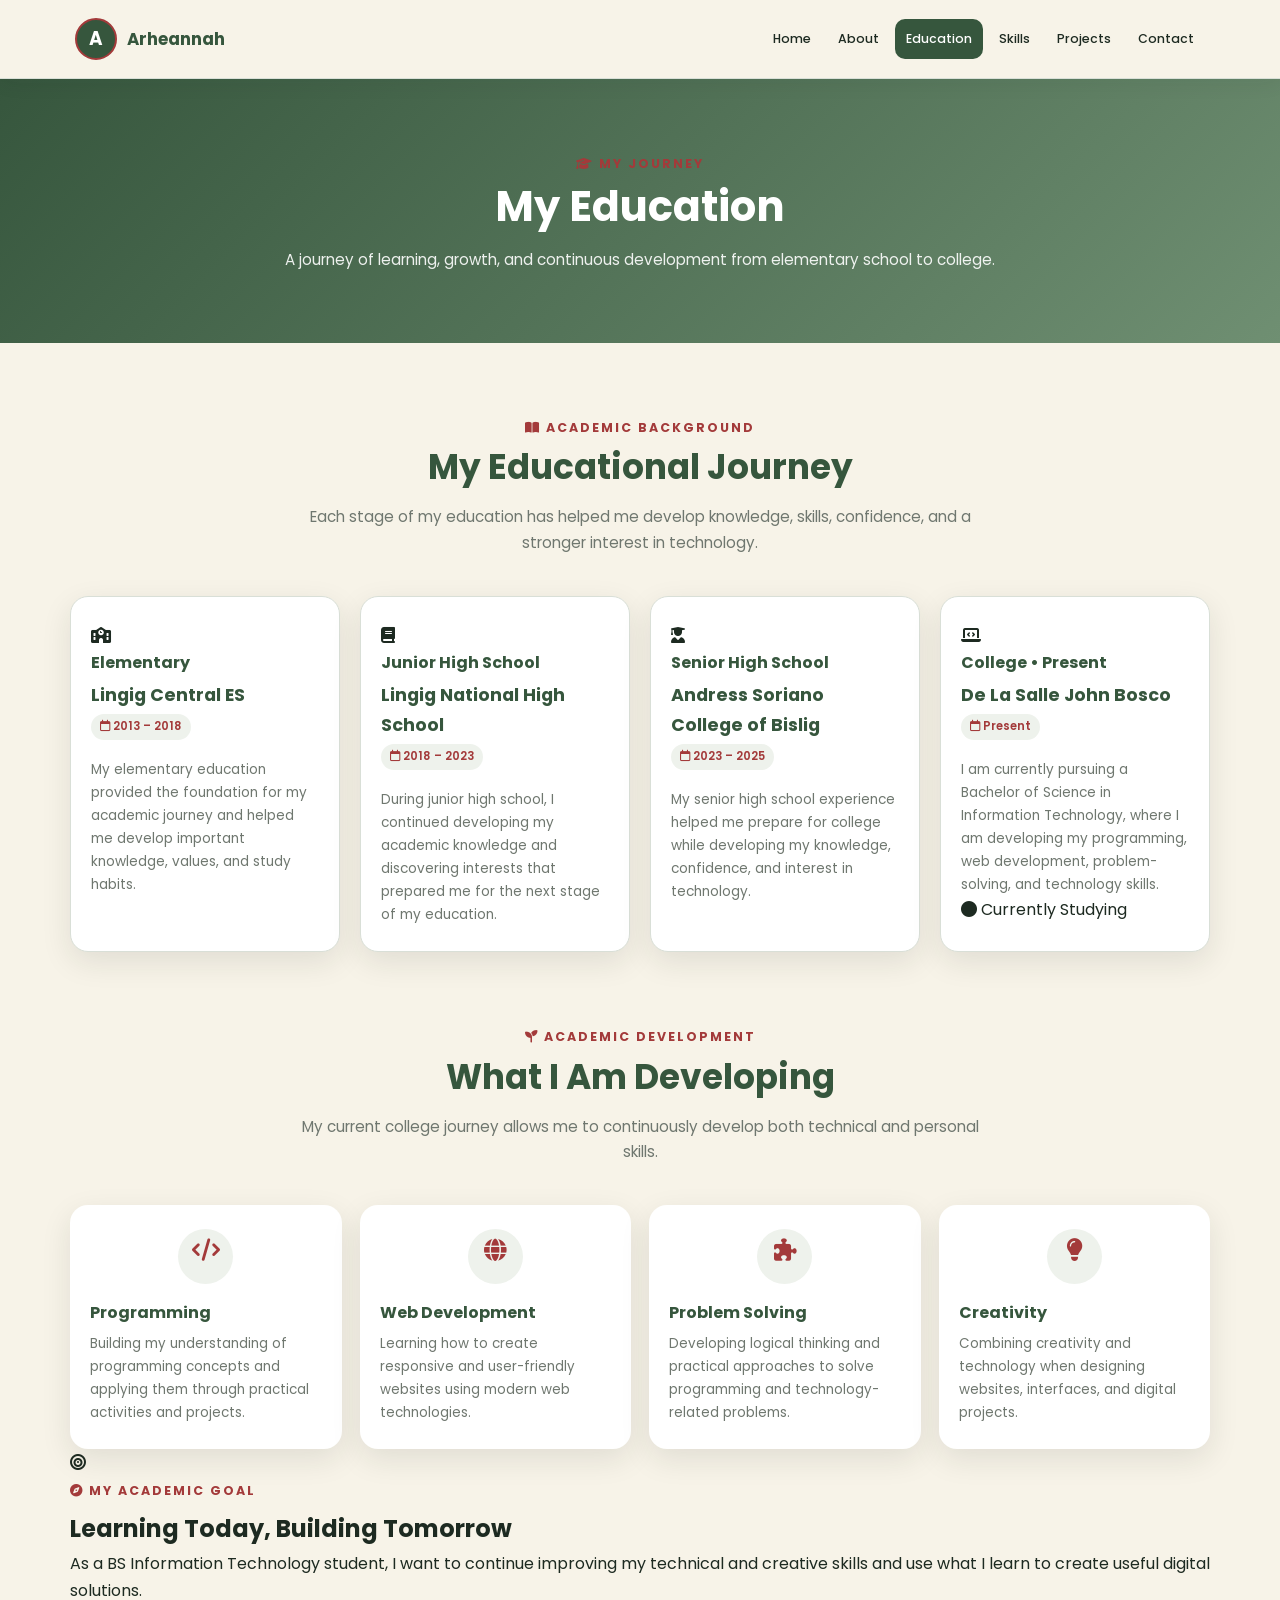
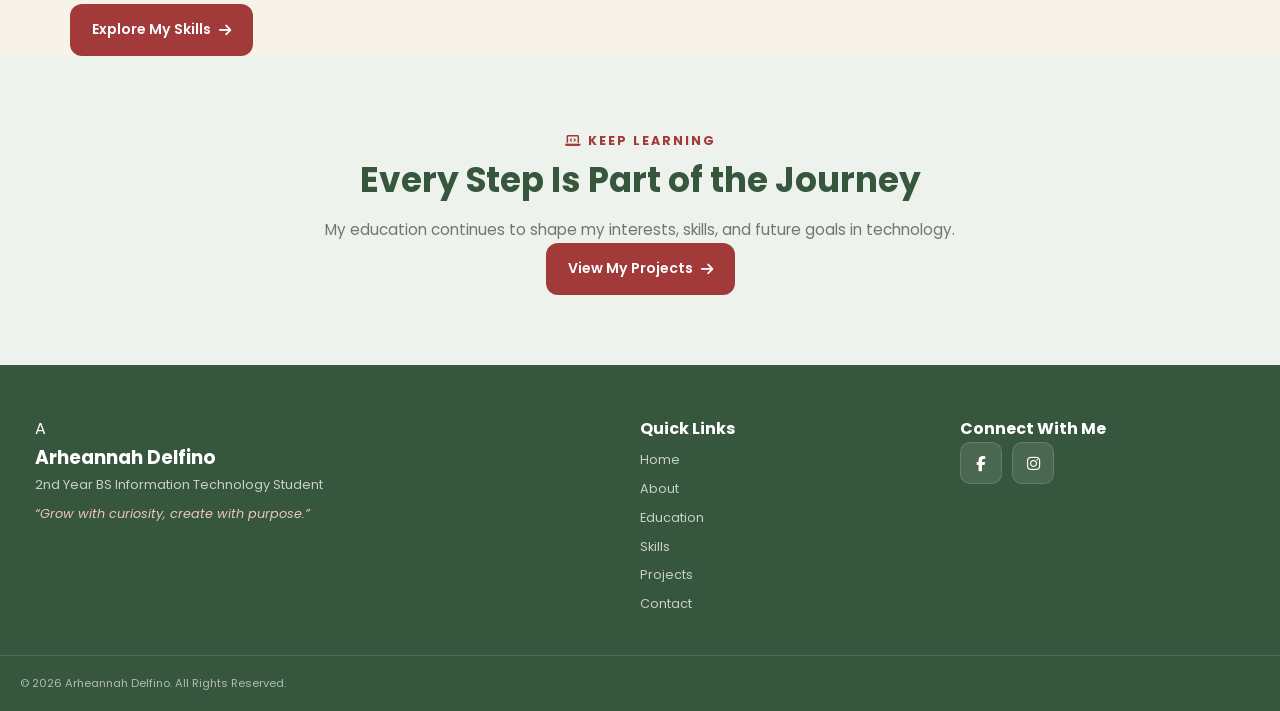
<file: education.html>
<!DOCTYPE html>
<html lang="en">

<head>

    <meta charset="UTF-8">
    <meta name="viewport" content="width=device-width, initial-scale=1.0">

    <title>Education | Arheannah Delfino</title>

    <!-- Google Font -->
    <link rel="preconnect" href="https://fonts.googleapis.com">
    <link rel="preconnect" href="https://fonts.gstatic.com" crossorigin>

    <link href="https://fonts.googleapis.com/css2?family=Poppins:wght@300;400;500;600;700;800&display=swap"
          rel="stylesheet">

    <!-- Font Awesome -->
    <link rel="stylesheet"
          href="https://cdnjs.cloudflare.com/ajax/libs/font-awesome/6.7.2/css/all.min.css">

    <!-- Main CSS -->
    <link rel="stylesheet" href="css/style.css">

</head>


<body>


    <!-- ========================================
         HEADER
    ========================================= -->

    <header class="header">

        <div class="header-container">


            <!-- Logo -->

            <a href="index.html" class="logo">

                <span class="logo-mark">
                    A
                </span>

                <span class="logo-text">
                    Arheannah
                </span>

            </a>


            <!-- Hamburger Button -->

            <button class="menu-toggle"
                    id="menuToggle"
                    aria-label="Open navigation menu">

                <i class="fas fa-bars"></i>

            </button>


            <!-- Navigation -->

            <nav class="nav-menu" id="navMenu">

                <a href="index.html">

                    <i class="fas fa-house"></i>

                    Home

                </a>


                <a href="about.html">

                    <i class="fas fa-user"></i>

                    About

                </a>


                <a href="education.html" class="active">

                    <i class="fas fa-graduation-cap"></i>

                    Education

                </a>


                <a href="skills.html">

                    <i class="fas fa-code"></i>

                    Skills

                </a>


                <a href="projects.html">

                    <i class="fas fa-folder-open"></i>

                    Projects

                </a>


                <a href="contact.html">

                    <i class="fas fa-envelope"></i>

                    Contact

                </a>

            </nav>

        </div>

    </header>


    <!-- ========================================
         MAIN CONTENT
    ========================================= -->

    <main>


        <!-- ========================================
             PAGE HERO
        ========================================= -->

        <section class="page-hero">

            <div class="page-hero-content">

                <span class="section-label">

                    <i class="fas fa-graduation-cap"></i>

                    My Journey

                </span>


                <h1>
                    My Education
                </h1>


                <p>
                    A journey of learning, growth, and continuous development
                    from elementary school to college.
                </p>

            </div>

        </section>


        <!-- ========================================
             EDUCATION INTRODUCTION
        ========================================= -->

        <section class="education-section">

            <div class="section-container">


                <div class="section-heading">

                    <span class="section-label">

                        <i class="fas fa-book-open"></i>

                        Academic Background

                    </span>


                    <h2>
                        My Educational Journey
                    </h2>


                    <p>
                        Each stage of my education has helped me develop
                        knowledge, skills, confidence, and a stronger interest
                        in technology.
                    </p>

                </div>


                <!-- Education Timeline -->

                <div class="education-timeline">


                    <!-- ==================================
                         ELEMENTARY
                    =================================== -->

                    <div class="education-card">

                        <div class="education-icon">

                            <i class="fas fa-school"></i>

                        </div>


                        <div class="education-content">

                            <span class="education-level">
                                Elementary
                            </span>


                            <h3>
                                Lingig Central ES
                            </h3>


                            <span class="education-year">

                                <i class="far fa-calendar"></i>

                                2013 – 2018

                            </span>


                            <p>
                                My elementary education provided the foundation
                                for my academic journey and helped me develop
                                important knowledge, values, and study habits.
                            </p>

                        </div>

                    </div>


                    <!-- ==================================
                         JUNIOR HIGH SCHOOL
                    =================================== -->

                    <div class="education-card">

                        <div class="education-icon">

                            <i class="fas fa-book"></i>

                        </div>


                        <div class="education-content">

                            <span class="education-level">
                                Junior High School
                            </span>


                            <h3>
                                Lingig National High School
                            </h3>


                            <span class="education-year">

                                <i class="far fa-calendar"></i>

                                2018 – 2023

                            </span>


                            <p>
                                During junior high school, I continued
                                developing my academic knowledge and
                                discovering interests that prepared me
                                for the next stage of my education.
                            </p>

                        </div>

                    </div>


                    <!-- ==================================
                         SENIOR HIGH SCHOOL
                    =================================== -->

                    <div class="education-card">

                        <div class="education-icon">

                            <i class="fas fa-user-graduate"></i>

                        </div>


                        <div class="education-content">

                            <span class="education-level">
                                Senior High School
                            </span>


                            <h3>
                                Andress Soriano College of Bislig
                            </h3>


                            <span class="education-year">

                                <i class="far fa-calendar"></i>

                                2023 – 2025

                            </span>


                            <p>
                                My senior high school experience helped me
                                prepare for college while developing my
                                knowledge, confidence, and interest in
                                technology.
                            </p>

                        </div>

                    </div>
                                        <!-- ==================================
                         COLLEGE
                    =================================== -->

                    <div class="education-card current-education">

                        <div class="education-icon">

                            <i class="fas fa-laptop-code"></i>

                        </div>


                        <div class="education-content">

                            <span class="education-level">
                                College • Present
                            </span>


                            <h3>
                                De La Salle John Bosco
                            </h3>


                            <span class="education-year">

                                <i class="far fa-calendar"></i>

                                Present

                            </span>


                            <p>
                                I am currently pursuing a Bachelor of Science
                                in Information Technology, where I am developing
                                my programming, web development, problem-solving,
                                and technology skills.
                            </p>


                            <div class="current-badge">

                                <i class="fas fa-circle"></i>

                                Currently Studying

                            </div>

                        </div>

                    </div>


                </div>

            </div>

        </section>


        <!-- ========================================
             ACADEMIC DEVELOPMENT
        ========================================= -->

        <section class="academic-development">

            <div class="section-container">


                <div class="section-heading">

                    <span class="section-label">

                        <i class="fas fa-seedling"></i>

                        Academic Development

                    </span>


                    <h2>
                        What I Am Developing
                    </h2>


                    <p>
                        My current college journey allows me to continuously
                        develop both technical and personal skills.
                    </p>

                </div>


                <div class="development-grid">


                    <!-- Programming -->

                    <div class="development-card">

                        <div class="card-icon">

                            <i class="fas fa-code"></i>

                        </div>


                        <h3>
                            Programming
                        </h3>


                        <p>
                            Building my understanding of programming concepts
                            and applying them through practical activities
                            and projects.
                        </p>

                    </div>


                    <!-- Web Development -->

                    <div class="development-card">

                        <div class="card-icon">

                            <i class="fas fa-globe"></i>

                        </div>


                        <h3>
                            Web Development
                        </h3>


                        <p>
                            Learning how to create responsive and user-friendly
                            websites using modern web technologies.
                        </p>

                    </div>


                    <!-- Problem Solving -->

                    <div class="development-card">

                        <div class="card-icon">

                            <i class="fas fa-puzzle-piece"></i>

                        </div>


                        <h3>
                            Problem Solving
                        </h3>


                        <p>
                            Developing logical thinking and practical approaches
                            to solve programming and technology-related problems.
                        </p>

                    </div>


                    <!-- Creativity -->

                    <div class="development-card">

                        <div class="card-icon">

                            <i class="fas fa-lightbulb"></i>

                        </div>


                        <h3>
                            Creativity
                        </h3>


                        <p>
                            Combining creativity and technology when designing
                            websites, interfaces, and digital projects.
                        </p>

                    </div>


                </div>

            </div>

        </section>
                <!-- ========================================
             ACADEMIC GOAL
        ========================================= -->

        <section class="education-goal">

            <div class="section-container">

                <div class="goal-card">


                    <div class="goal-icon">

                        <i class="fas fa-bullseye"></i>

                    </div>


                    <div class="goal-content">

                        <span class="section-label">

                            <i class="fas fa-compass"></i>

                            My Academic Goal

                        </span>


                        <h2>
                            Learning Today, Building Tomorrow
                        </h2>


                        <p>
                            As a BS Information Technology student, I want to
                            continue improving my technical and creative skills
                            and use what I learn to create useful digital
                            solutions.
                        </p>


                        <a href="skills.html"
                           class="btn btn-primary">

                            Explore My Skills

                            <i class="fas fa-arrow-right"></i>

                        </a>

                    </div>

                </div>

            </div>

        </section>


        <!-- ========================================
             CTA
        ========================================= -->

        <section class="page-cta">

            <div class="section-container">

                <div class="cta-content">

                    <span class="section-label">

                        <i class="fas fa-laptop-code"></i>

                        Keep Learning

                    </span>


                    <h2>
                        Every Step Is Part of the Journey
                    </h2>


                    <p>
                        My education continues to shape my interests,
                        skills, and future goals in technology.
                    </p>


                    <a href="projects.html"
                       class="btn btn-primary">

                        View My Projects

                        <i class="fas fa-arrow-right"></i>

                    </a>

                </div>

            </div>

        </section>


    </main>


    <!-- ========================================
         FOOTER
    ========================================= -->

    <footer class="footer">

        <div class="footer-container">


            <!-- Footer Brand -->

            <div class="footer-brand">

                <div class="footer-logo">
                    A
                </div>


                <h3>
                    Arheannah Delfino
                </h3>


                <p>
                    2nd Year BS Information Technology Student
                </p>


                <p class="footer-motto">
                    “Grow with curiosity, create with purpose.”
                </p>

            </div>


            <!-- Footer Links -->

            <div class="footer-links">

                <h4>
                    Quick Links
                </h4>


                <a href="index.html">
                    Home
                </a>


                <a href="about.html">
                    About
                </a>


                <a href="education.html">
                    Education
                </a>


                <a href="skills.html">
                    Skills
                </a>


                <a href="projects.html">
                    Projects
                </a>


                <a href="contact.html">
                    Contact
                </a>

            </div>


            <!-- Social Links -->

            <div class="footer-social">

                <h4>
                    Connect With Me
                </h4>


                <div class="social-links">


                    <a href="https://www.facebook.com/share/19Eqh1hroo/"
                       target="_blank"
                       rel="noopener noreferrer"
                       aria-label="Facebook">

                        <i class="fab fa-facebook-f"></i>

                    </a>


                    <a href="https://www.instagram.com/itsur_eana?stkn=MWtpcGV1b3U5Y3pvMA=="
                       target="_blank"
                       rel="noopener noreferrer"
                       aria-label="Instagram">

                        <i class="fab fa-instagram"></i>

                    </a>


                </div>

            </div>

        </div>


        <!-- Footer Bottom -->

        <div class="footer-bottom">

            <p>
                © 2026 Arheannah Delfino. All Rights Reserved.
            </p>

        </div>

    </footer>


    <!-- JavaScript -->

    <script src="js/script.js"></script>

</body>

</html>
</file>
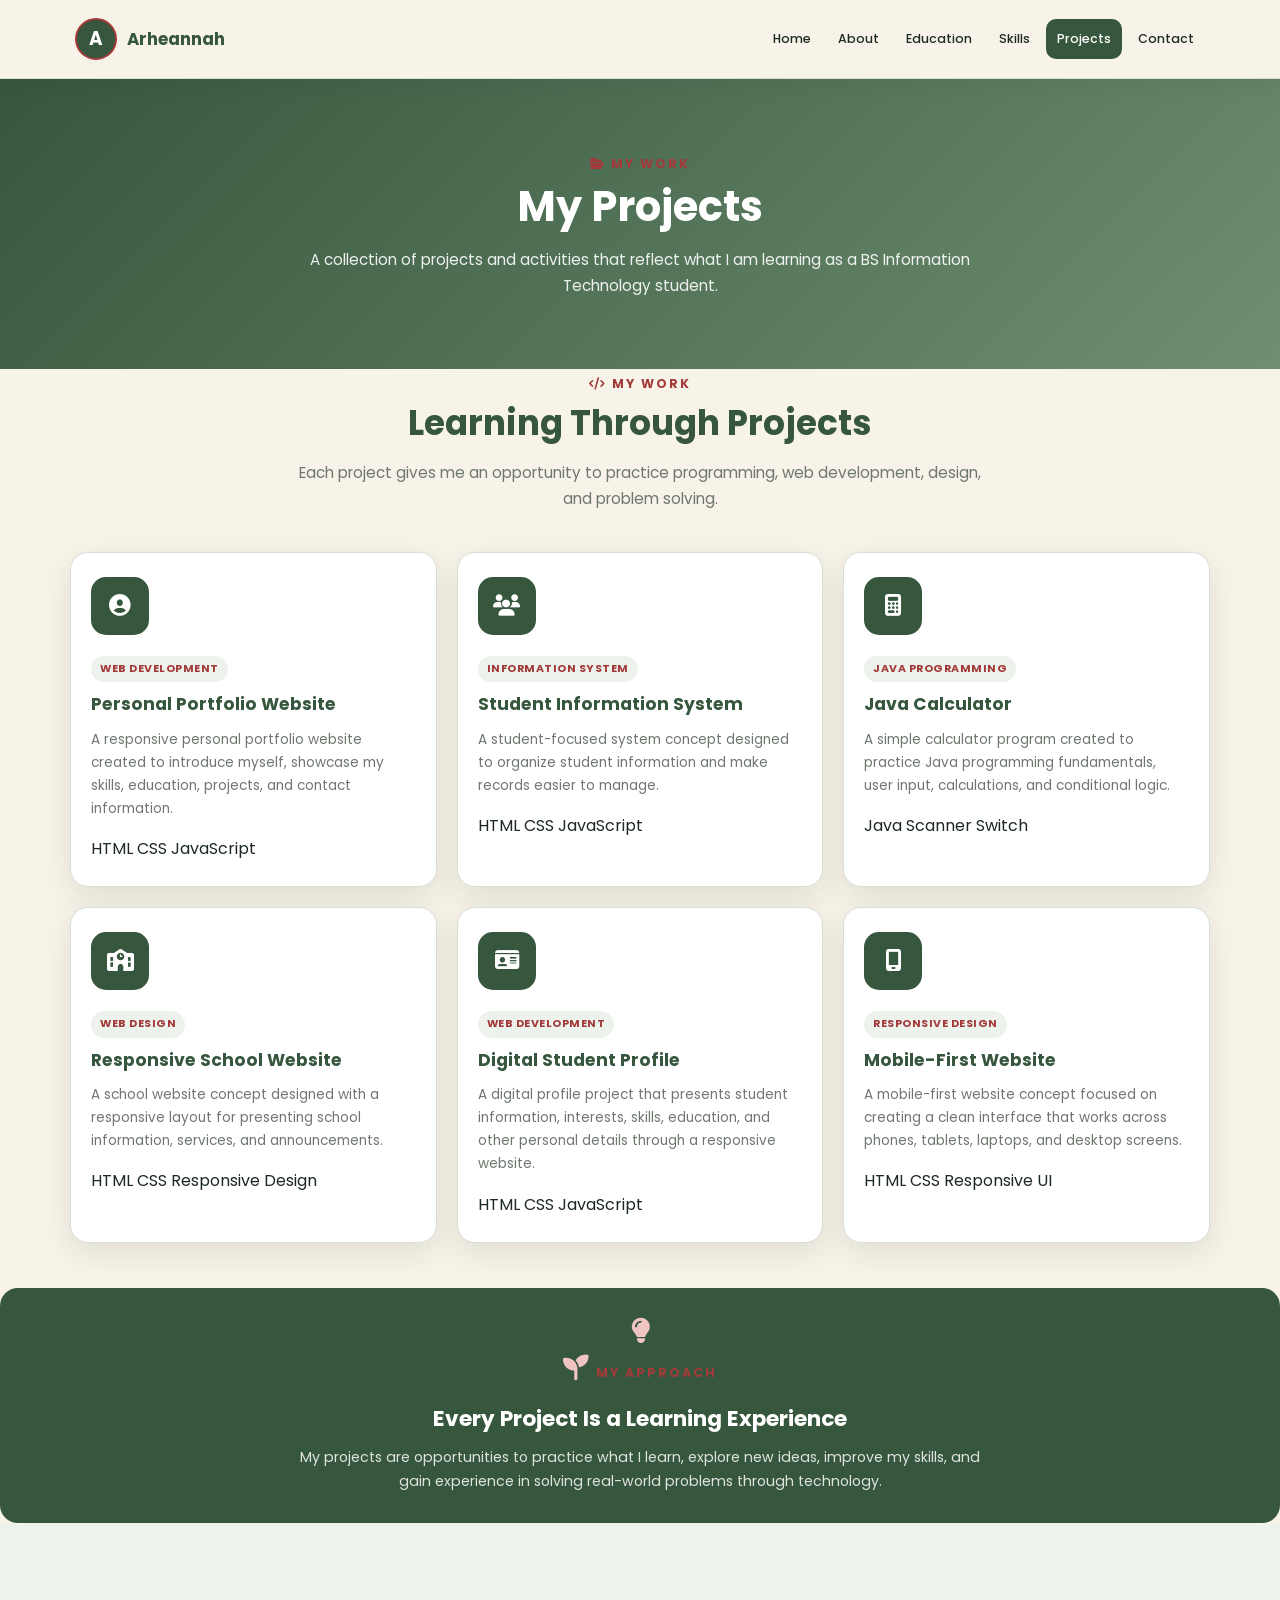
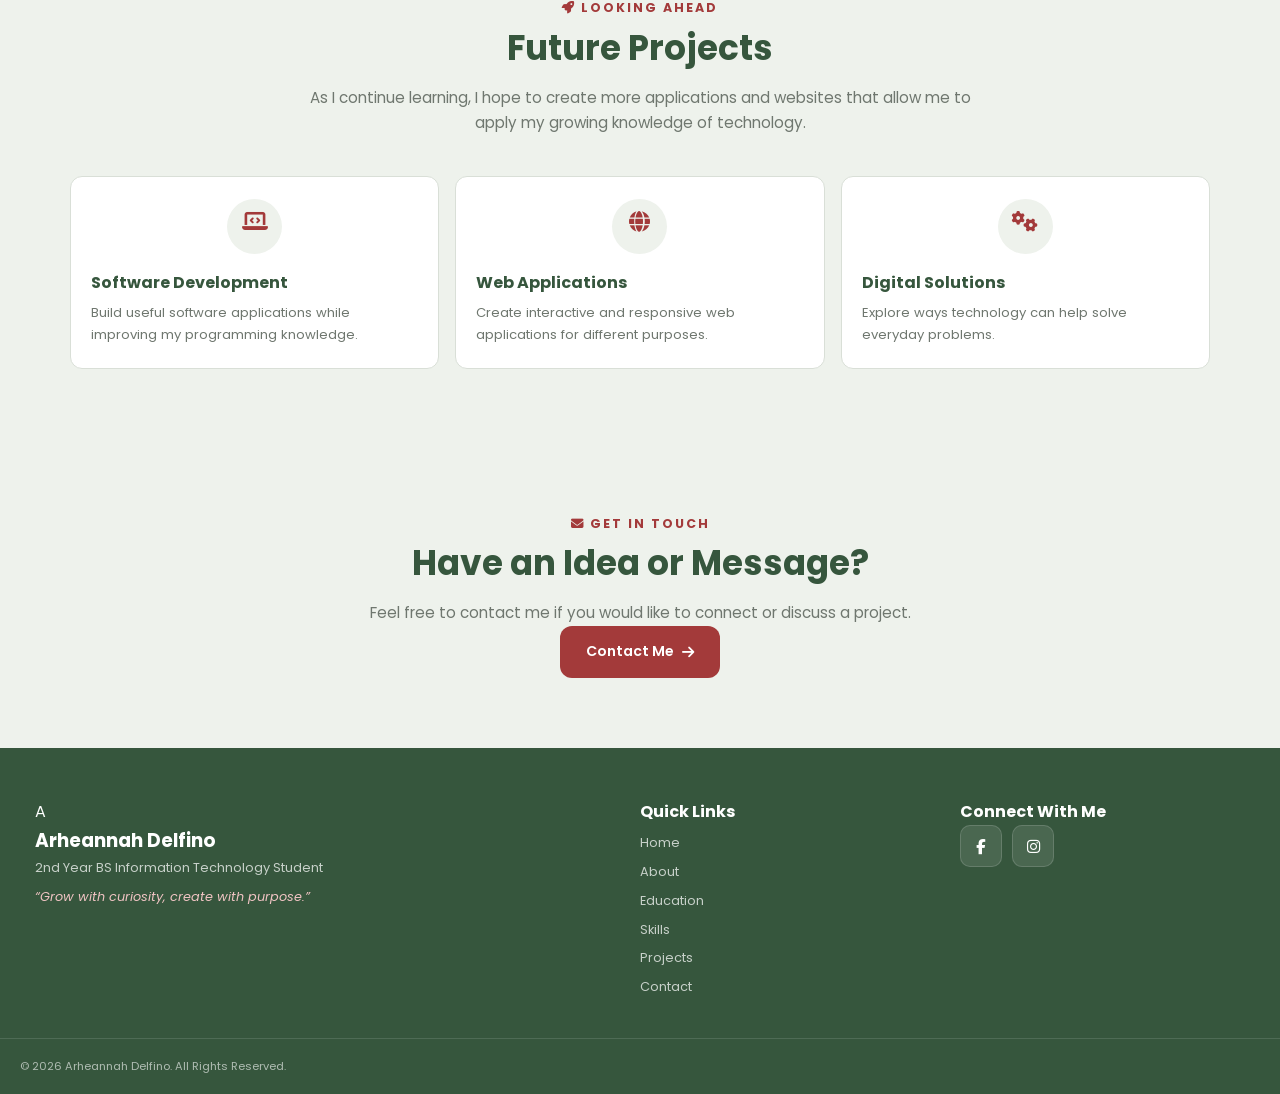
<file: projects.html>
<!DOCTYPE html>
<html lang="en">

<head>

    <meta charset="UTF-8">
    <meta name="viewport" content="width=device-width, initial-scale=1.0">

    <title>Projects | Arheannah Delfino</title>

    <!-- Google Font -->
    <link rel="preconnect" href="https://fonts.googleapis.com">
    <link rel="preconnect" href="https://fonts.gstatic.com" crossorigin>

    <link href="https://fonts.googleapis.com/css2?family=Poppins:wght@300;400;500;600;700;800&display=swap"
          rel="stylesheet">

    <!-- Font Awesome -->
    <link rel="stylesheet"
          href="https://cdnjs.cloudflare.com/ajax/libs/font-awesome/6.7.2/css/all.min.css">

    <!-- Main CSS -->
    <link rel="stylesheet" href="css/style.css">

</head>


<body>


    <!-- ========================================
         HEADER
    ========================================= -->

    <header class="header">

        <div class="header-container">


            <!-- Logo -->

            <a href="index.html" class="logo">

                <span class="logo-mark">
                    A
                </span>

                <span class="logo-text">
                    Arheannah
                </span>

            </a>


            <!-- Hamburger Button -->

            <button class="menu-toggle"
                    id="menuToggle"
                    aria-label="Open navigation menu">

                <i class="fas fa-bars"></i>

            </button>


            <!-- Navigation -->

            <nav class="nav-menu" id="navMenu">

                <a href="index.html">

                    <i class="fas fa-house"></i>

                    Home

                </a>


                <a href="about.html">

                    <i class="fas fa-user"></i>

                    About

                </a>


                <a href="education.html">

                    <i class="fas fa-graduation-cap"></i>

                    Education

                </a>


                <a href="skills.html">

                    <i class="fas fa-code"></i>

                    Skills

                </a>


                <a href="projects.html" class="active">

                    <i class="fas fa-folder-open"></i>

                    Projects

                </a>


                <a href="contact.html">

                    <i class="fas fa-envelope"></i>

                    Contact

                </a>

            </nav>

        </div>

    </header>


    <!-- ========================================
         MAIN CONTENT
    ========================================= -->

    <main>


        <!-- ========================================
             PAGE HERO
        ========================================= -->

        <section class="page-hero">

            <div class="page-hero-content">

                <span class="section-label">

                    <i class="fas fa-folder-open"></i>

                    My Work

                </span>


                <h1>
                    My Projects
                </h1>


                <p>
                    A collection of projects and activities that reflect
                    what I am learning as a BS Information Technology student.
                </p>

            </div>

        </section>


        <!-- ========================================
             PROJECT INTRO
        ========================================= -->

        <section class="projects-intro">

            <div class="section-container">


                <div class="section-heading">

                    <span class="section-label">

                        <i class="fas fa-code"></i>

                        My Work

                    </span>


                    <h2>
                        Learning Through Projects
                    </h2>


                    <p>
                        Each project gives me an opportunity to practice
                        programming, web development, design, and problem
                        solving.
                    </p>

                </div>


                <!-- Projects Grid -->

                <div class="projects-grid">
                                      <!-- ==================================
                         PROJECT 1
                    =================================== -->

                    <article class="project-card">


                        <div class="project-icon">

                            <i class="fas fa-user-circle"></i>

                        </div>


                        <div class="project-content">

                            <span class="project-category">
                                Web Development
                            </span>


                            <h3>
                                Personal Portfolio Website
                            </h3>


                            <p>
                                A responsive personal portfolio website
                                created to introduce myself, showcase my
                                skills, education, projects, and contact
                                information.
                            </p>


                            <div class="project-tech">

                                <span>
                                    HTML
                                </span>

                                <span>
                                    CSS
                                </span>

                                <span>
                                    JavaScript
                                </span>

                            </div>

                        </div>

                    </article>


                    <!-- ==================================
                         PROJECT 2
                    =================================== -->

                    <article class="project-card">


                        <div class="project-icon">

                            <i class="fas fa-users"></i>

                        </div>


                        <div class="project-content">

                            <span class="project-category">
                                Information System
                            </span>


                            <h3>
                                Student Information System
                            </h3>


                            <p>
                                A student-focused system concept designed
                                to organize student information and make
                                records easier to manage.
                            </p>


                            <div class="project-tech">

                                <span>
                                    HTML
                                </span>

                                <span>
                                    CSS
                                </span>

                                <span>
                                    JavaScript
                                </span>

                            </div>

                        </div>

                    </article>


                    <!-- ==================================
                         PROJECT 3
                    =================================== -->

                    <article class="project-card">


                        <div class="project-icon">

                            <i class="fas fa-calculator"></i>

                        </div>


                        <div class="project-content">

                            <span class="project-category">
                                Java Programming
                            </span>


                            <h3>
                                Java Calculator
                            </h3>


                            <p>
                                A simple calculator program created to
                                practice Java programming fundamentals,
                                user input, calculations, and conditional
                                logic.
                            </p>


                            <div class="project-tech">

                                <span>
                                    Java
                                </span>

                                <span>
                                    Scanner
                                </span>

                                <span>
                                    Switch
                                </span>

                            </div>

                        </div>

                    </article>


                    <!-- ==================================
                         PROJECT 4
                    =================================== -->

                    <article class="project-card">


                        <div class="project-icon">

                            <i class="fas fa-school"></i>

                        </div>


                        <div class="project-content">

                            <span class="project-category">
                                Web Design
                            </span>


                            <h3>
                                Responsive School Website
                            </h3>


                            <p>
                                A school website concept designed with a
                                responsive layout for presenting school
                                information, services, and announcements.
                            </p>


                            <div class="project-tech">

                                <span>
                                    HTML
                                </span>

                                <span>
                                    CSS
                                </span>

                                <span>
                                    Responsive Design
                                </span>

                            </div>

                        </div>

                    </article>
                                        <!-- ==================================
                         PROJECT 5
                    =================================== -->

                    <article class="project-card">


                        <div class="project-icon">

                            <i class="fas fa-id-card"></i>

                        </div>


                        <div class="project-content">

                            <span class="project-category">
                                Web Development
                            </span>


                            <h3>
                                Digital Student Profile
                            </h3>


                            <p>
                                A digital profile project that presents
                                student information, interests, skills,
                                education, and other personal details
                                through a responsive website.
                            </p>


                            <div class="project-tech">

                                <span>
                                    HTML
                                </span>

                                <span>
                                    CSS
                                </span>

                                <span>
                                    JavaScript
                                </span>

                            </div>

                        </div>

                    </article>


                    <!-- ==================================
                         PROJECT 6
                    =================================== -->

                    <article class="project-card">


                        <div class="project-icon">

                            <i class="fas fa-mobile-screen"></i>

                        </div>


                        <div class="project-content">

                            <span class="project-category">
                                Responsive Design
                            </span>


                            <h3>
                                Mobile-First Website
                            </h3>


                            <p>
                                A mobile-first website concept focused on
                                creating a clean interface that works across
                                phones, tablets, laptops, and desktop screens.
                            </p>


                            <div class="project-tech">

                                <span>
                                    HTML
                                </span>

                                <span>
                                    CSS
                                </span>

                                <span>
                                    Responsive UI
                                </span>

                            </div>

                        </div>

                    </article>


                </div>

            </div>

        </section>


        <!-- ========================================
             PROJECT PHILOSOPHY
        ========================================= -->

        <section class="project-philosophy">

            <div class="section-container">

                <div class="philosophy-card">


                    <div class="philosophy-icon">

                        <i class="fas fa-lightbulb"></i>

                    </div>


                    <div class="philosophy-content">

                        <span class="section-label">

                            <i class="fas fa-seedling"></i>

                            My Approach

                        </span>


                        <h2>
                            Every Project Is a Learning Experience
                        </h2>


                        <p>
                            My projects are opportunities to practice what
                            I learn, explore new ideas, improve my skills,
                            and gain experience in solving real-world
                            problems through technology.
                        </p>

                    </div>

                </div>

            </div>

        </section>
        
        <!-- ========================================
             FUTURE PROJECTS
        ========================================= -->

        <section class="future-projects">

            <div class="section-container">


                <div class="section-heading">

                    <span class="section-label">

                        <i class="fas fa-rocket"></i>

                        Looking Ahead

                    </span>


                    <h2>
                        Future Projects
                    </h2>


                    <p>
                        As I continue learning, I hope to create more
                        applications and websites that allow me to apply
                        my growing knowledge of technology.
                    </p>

                </div>


                <div class="future-project-grid">


                    <!-- Software Development -->

                    <div class="future-project-card">

                        <div class="card-icon">

                            <i class="fas fa-laptop-code"></i>

                        </div>


                        <h3>
                            Software Development
                        </h3>


                        <p>
                            Build useful software applications while
                            improving my programming knowledge.
                        </p>

                    </div>


                    <!-- Web Applications -->

                    <div class="future-project-card">

                        <div class="card-icon">

                            <i class="fas fa-globe"></i>

                        </div>


                        <h3>
                            Web Applications
                        </h3>


                        <p>
                            Create interactive and responsive web
                            applications for different purposes.
                        </p>

                    </div>


                    <!-- Technology Solutions -->

                    <div class="future-project-card">

                        <div class="card-icon">

                            <i class="fas fa-gears"></i>

                        </div>


                        <h3>
                            Digital Solutions
                        </h3>


                        <p>
                            Explore ways technology can help solve
                            everyday problems.
                        </p>

                    </div>


                </div>

            </div>

        </section>


        <!-- ========================================
             CTA
        ========================================= -->

        <section class="page-cta">

            <div class="section-container">

                <div class="cta-content">


                    <span class="section-label">

                        <i class="fas fa-envelope"></i>

                        Get In Touch

                    </span>


                    <h2>
                        Have an Idea or Message?
                    </h2>


                    <p>
                        Feel free to contact me if you would like to
                        connect or discuss a project.
                    </p>


                    <a href="contact.html"
                       class="btn btn-primary">

                        Contact Me

                        <i class="fas fa-arrow-right"></i>

                    </a>

                </div>

            </div>

        </section>


    </main>


    <!-- ========================================
         FOOTER
    ========================================= -->

    <footer class="footer">

        <div class="footer-container">


            <!-- Footer Brand -->

            <div class="footer-brand">

                <div class="footer-logo">
                    A
                </div>


                <h3>
                    Arheannah Delfino
                </h3>


                <p>
                    2nd Year BS Information Technology Student
                </p>


                <p class="footer-motto">
                    “Grow with curiosity, create with purpose.”
                </p>

            </div>


            <!-- Footer Links -->

            <div class="footer-links">

                <h4>
                    Quick Links
                </h4>


                <a href="index.html">
                    Home
                </a>


                <a href="about.html">
                    About
                </a>


                <a href="education.html">
                    Education
                </a>


                <a href="skills.html">
                    Skills
                </a>


                <a href="projects.html">
                    Projects
                </a>


                <a href="contact.html">
                    Contact
                </a>

            </div>


            <!-- Social Links -->

            <div class="footer-social">

                <h4>
                    Connect With Me
                </h4>


                <div class="social-links">


                    <a href="https://www.facebook.com/share/19Eqh1hroo/"
                       target="_blank"
                       rel="noopener noreferrer"
                       aria-label="Facebook">

                        <i class="fab fa-facebook-f"></i>

                    </a>


                    <a href="https://www.instagram.com/itsur_eana?stkn=MWtpcGV1b3U5Y3pvMA=="
                       target="_blank"
                       rel="noopener noreferrer"
                       aria-label="Instagram">

                        <i class="fab fa-instagram"></i>

                    </a>


                </div>

            </div>

        </div>


        <!-- Footer Bottom -->

        <div class="footer-bottom">

            <p>
                © 2026 Arheannah Delfino. All Rights Reserved.
            </p>

        </div>

    </footer>


    <!-- JavaScript -->

    <script src="js/script.js"></script>

</body>

</html>
</file>
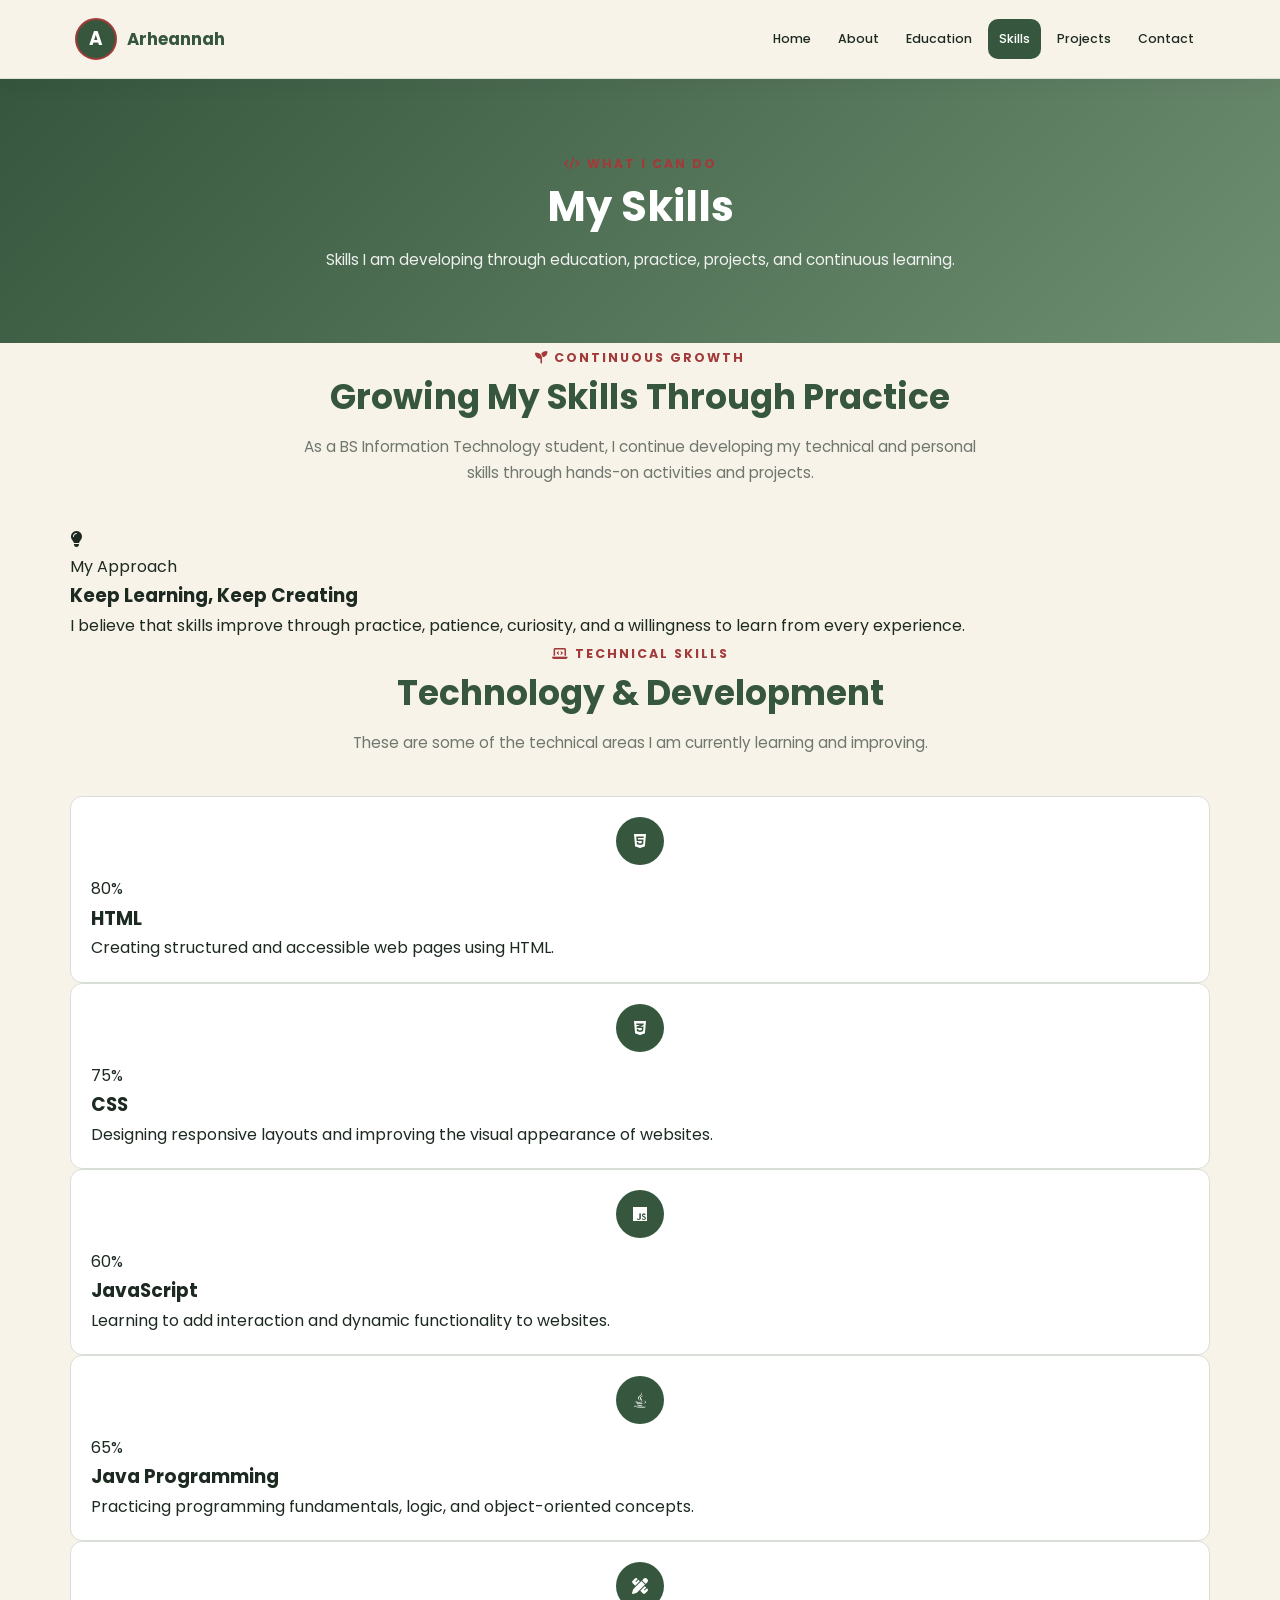
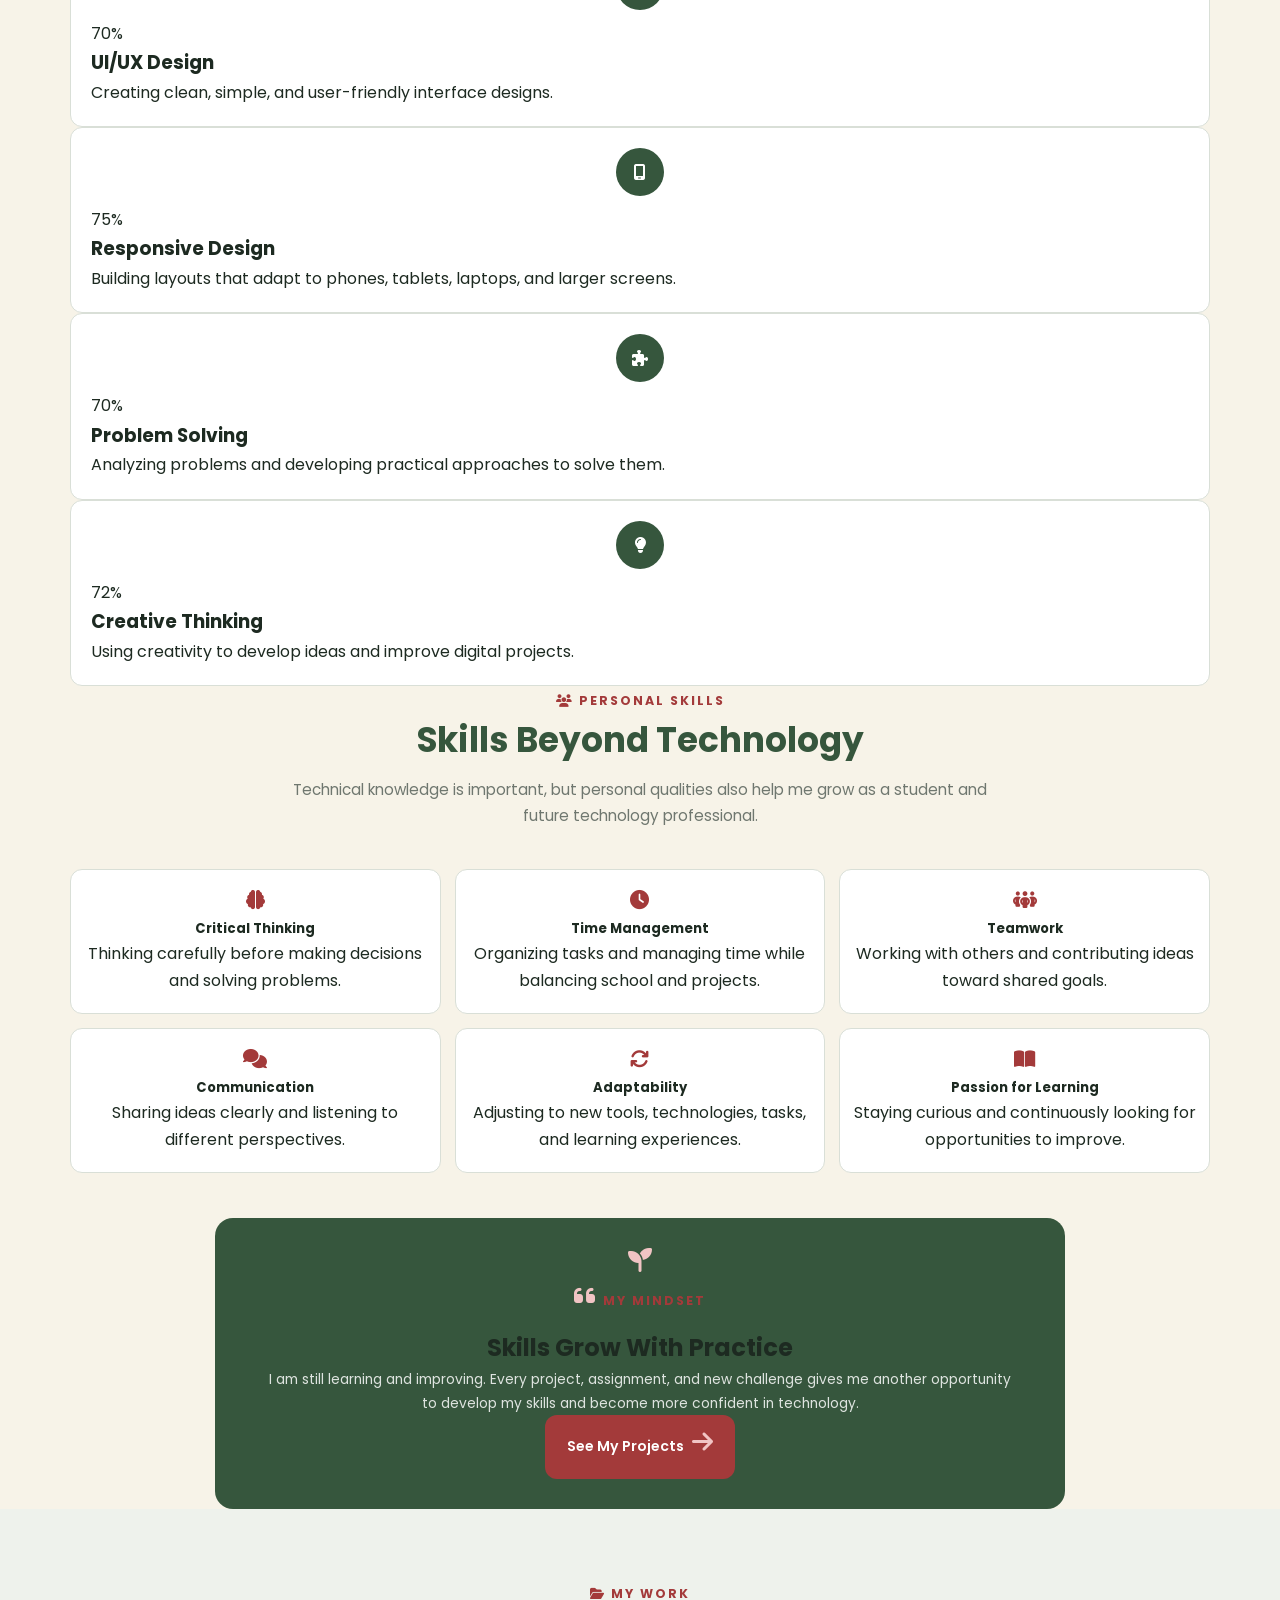
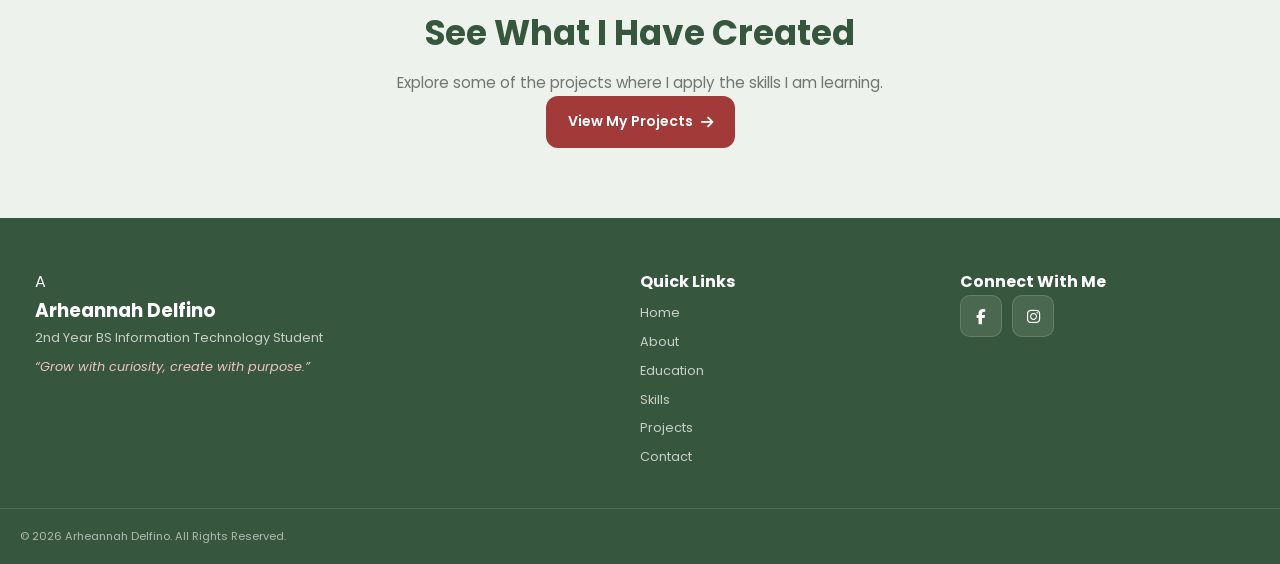
<file: skills.html>
<!DOCTYPE html>
<html lang="en">

<head>

    <meta charset="UTF-8">
    <meta name="viewport" content="width=device-width, initial-scale=1.0">

    <title>Skills | Arheannah Delfino</title>

    <!-- Google Font -->
    <link rel="preconnect" href="https://fonts.googleapis.com">
    <link rel="preconnect" href="https://fonts.gstatic.com" crossorigin">

    <link href="https://fonts.googleapis.com/css2?family=Poppins:wght@300;400;500;600;700;800&display=swap"
          rel="stylesheet">

    <!-- Font Awesome -->
    <link rel="stylesheet"
          href="https://cdnjs.cloudflare.com/ajax/libs/font-awesome/6.7.2/css/all.min.css">

    <!-- Main CSS -->
    <link rel="stylesheet" href="css/style.css">

</head>


<body>


    <!-- ========================================
         HEADER
    ========================================= -->

    <header class="header">

        <div class="header-container">


            <!-- Logo -->

            <a href="index.html" class="logo">

                <span class="logo-mark">
                    A
                </span>

                <span class="logo-text">
                    Arheannah
                </span>

            </a>


            <!-- Hamburger Button -->

            <button class="menu-toggle"
                    id="menuToggle"
                    aria-label="Open navigation menu">

                <i class="fas fa-bars"></i>

            </button>


            <!-- Navigation -->

            <nav class="nav-menu" id="navMenu">

                <a href="index.html">

                    <i class="fas fa-house"></i>

                    Home

                </a>


                <a href="about.html">

                    <i class="fas fa-user"></i>

                    About

                </a>


                <a href="education.html">

                    <i class="fas fa-graduation-cap"></i>

                    Education

                </a>


                <a href="skills.html" class="active">

                    <i class="fas fa-code"></i>

                    Skills

                </a>


                <a href="projects.html">

                    <i class="fas fa-folder-open"></i>

                    Projects

                </a>


                <a href="contact.html">

                    <i class="fas fa-envelope"></i>

                    Contact

                </a>

            </nav>

        </div>

    </header>


    <!-- ========================================
         MAIN CONTENT
    ========================================= -->

    <main>


        <!-- ========================================
             PAGE HERO
        ========================================= -->

        <section class="page-hero">

            <div class="page-hero-content">

                <span class="section-label">

                    <i class="fas fa-code"></i>

                    What I Can Do

                </span>


                <h1>
                    My Skills
                </h1>


                <p>
                    Skills I am developing through education, practice,
                    projects, and continuous learning.
                </p>

            </div>

        </section>


        <!-- ========================================
             SKILLS INTRO
        ========================================= -->

        <section class="skills-intro">

            <div class="section-container">


                <div class="section-heading">

                    <span class="section-label">

                        <i class="fas fa-seedling"></i>

                        Continuous Growth

                    </span>


                    <h2>
                        Growing My Skills Through Practice
                    </h2>


                    <p>
                        As a BS Information Technology student, I continue
                        developing my technical and personal skills through
                        hands-on activities and projects.
                    </p>

                </div>


                <!-- Highlight -->

                <div class="skills-highlight">

                    <div class="highlight-icon">

                        <i class="fas fa-lightbulb"></i>

                    </div>


                    <div class="highlight-content">

                        <span>
                            My Approach
                        </span>

                        <h3>
                            Keep Learning, Keep Creating
                        </h3>

                        <p>
                            I believe that skills improve through practice,
                            patience, curiosity, and a willingness to learn
                            from every experience.
                        </p>

                    </div>

                </div>

            </div>

        </section>
                <!-- ========================================
             TECHNICAL SKILLS
        ========================================= -->

        <section class="technical-skills">

            <div class="section-container">


                <div class="section-heading">

                    <span class="section-label">

                        <i class="fas fa-laptop-code"></i>

                        Technical Skills

                    </span>


                    <h2>
                        Technology & Development
                    </h2>


                    <p>
                        These are some of the technical areas I am currently
                        learning and improving.
                    </p>

                </div>


                <div class="technical-skills-grid">


                    <!-- HTML -->

                    <div class="skill-card">

                        <div class="skill-card-top">

                            <div class="skill-icon">

                                <i class="fab fa-html5"></i>

                            </div>

                            <span>
                                80%
                            </span>

                        </div>


                        <h3>
                            HTML
                        </h3>


                        <p>
                            Creating structured and accessible web pages
                            using HTML.
                        </p>


                        <div class="skill-bar">

                            <div class="skill-progress"
                                 style="width: 80%;">
                            </div>

                        </div>

                    </div>


                    <!-- CSS -->

                    <div class="skill-card">

                        <div class="skill-card-top">

                            <div class="skill-icon">

                                <i class="fab fa-css3-alt"></i>

                            </div>

                            <span>
                                75%
                            </span>

                        </div>


                        <h3>
                            CSS
                        </h3>


                        <p>
                            Designing responsive layouts and improving
                            the visual appearance of websites.
                        </p>


                        <div class="skill-bar">

                            <div class="skill-progress"
                                 style="width: 75%;">
                            </div>

                        </div>

                    </div>


                    <!-- JavaScript -->

                    <div class="skill-card">

                        <div class="skill-card-top">

                            <div class="skill-icon">

                                <i class="fab fa-js"></i>

                            </div>

                            <span>
                                60%
                            </span>

                        </div>


                        <h3>
                            JavaScript
                        </h3>


                        <p>
                            Learning to add interaction and dynamic
                            functionality to websites.
                        </p>


                        <div class="skill-bar">

                            <div class="skill-progress"
                                 style="width: 60%;">
                            </div>

                        </div>

                    </div>


                    <!-- Java -->

                    <div class="skill-card">

                        <div class="skill-card-top">

                            <div class="skill-icon">

                                <i class="fab fa-java"></i>

                            </div>

                            <span>
                                65%
                            </span>

                        </div>


                        <h3>
                            Java Programming
                        </h3>


                        <p>
                            Practicing programming fundamentals,
                            logic, and object-oriented concepts.
                        </p>


                        <div class="skill-bar">

                            <div class="skill-progress"
                                 style="width: 65%;">
                            </div>

                        </div>

                    </div>
                                        <!-- UI/UX -->

                    <div class="skill-card">

                        <div class="skill-card-top">

                            <div class="skill-icon">

                                <i class="fas fa-pen-ruler"></i>

                            </div>

                            <span>
                                70%
                            </span>

                        </div>


                        <h3>
                            UI/UX Design
                        </h3>


                        <p>
                            Creating clean, simple, and user-friendly
                            interface designs.
                        </p>


                        <div class="skill-bar">

                            <div class="skill-progress"
                                 style="width: 70%;">
                            </div>

                        </div>

                    </div>


                    <!-- Responsive Design -->

                    <div class="skill-card">

                        <div class="skill-card-top">

                            <div class="skill-icon">

                                <i class="fas fa-mobile-screen"></i>

                            </div>

                            <span>
                                75%
                            </span>

                        </div>


                        <h3>
                            Responsive Design
                        </h3>


                        <p>
                            Building layouts that adapt to phones,
                            tablets, laptops, and larger screens.
                        </p>


                        <div class="skill-bar">

                            <div class="skill-progress"
                                 style="width: 75%;">
                            </div>

                        </div>

                    </div>


                    <!-- Problem Solving -->

                    <div class="skill-card">

                        <div class="skill-card-top">

                            <div class="skill-icon">

                                <i class="fas fa-puzzle-piece"></i>

                            </div>

                            <span>
                                70%
                            </span>

                        </div>


                        <h3>
                            Problem Solving
                        </h3>


                        <p>
                            Analyzing problems and developing practical
                            approaches to solve them.
                        </p>


                        <div class="skill-bar">

                            <div class="skill-progress"
                                 style="width: 70%;">
                            </div>

                        </div>

                    </div>


                    <!-- Creative Thinking -->

                    <div class="skill-card">

                        <div class="skill-card-top">

                            <div class="skill-icon">

                                <i class="fas fa-lightbulb"></i>

                            </div>

                            <span>
                                72%
                            </span>

                        </div>


                        <h3>
                            Creative Thinking
                        </h3>


                        <p>
                            Using creativity to develop ideas and
                            improve digital projects.
                        </p>


                        <div class="skill-bar">

                            <div class="skill-progress"
                                 style="width: 72%;">
                            </div>

                        </div>

                    </div>


                </div>

            </div>

        </section>
                <!-- ========================================
             PERSONAL SKILLS
        ========================================= -->

        <section class="personal-skills">

            <div class="section-container">


                <div class="section-heading">

                    <span class="section-label">

                        <i class="fas fa-users"></i>

                        Personal Skills

                    </span>


                    <h2>
                        Skills Beyond Technology
                    </h2>


                    <p>
                        Technical knowledge is important, but personal
                        qualities also help me grow as a student and
                        future technology professional.
                    </p>

                </div>


                <div class="personal-skills-grid">


                    <!-- Critical Thinking -->

                    <div class="personal-skill-card">

                        <i class="fas fa-brain"></i>

                        <div>

                            <h3>
                                Critical Thinking
                            </h3>

                            <p>
                                Thinking carefully before making decisions
                                and solving problems.
                            </p>

                        </div>

                    </div>


                    <!-- Time Management -->

                    <div class="personal-skill-card">

                        <i class="fas fa-clock"></i>

                        <div>

                            <h3>
                                Time Management
                            </h3>

                            <p>
                                Organizing tasks and managing time while
                                balancing school and projects.
                            </p>

                        </div>

                    </div>


                    <!-- Teamwork -->

                    <div class="personal-skill-card">

                        <i class="fas fa-people-group"></i>

                        <div>

                            <h3>
                                Teamwork
                            </h3>

                            <p>
                                Working with others and contributing
                                ideas toward shared goals.
                            </p>

                        </div>

                    </div>


                    <!-- Communication -->

                    <div class="personal-skill-card">

                        <i class="fas fa-comments"></i>

                        <div>

                            <h3>
                                Communication
                            </h3>

                            <p>
                                Sharing ideas clearly and listening
                                to different perspectives.
                            </p>

                        </div>

                    </div>


                    <!-- Adaptability -->

                    <div class="personal-skill-card">

                        <i class="fas fa-arrows-rotate"></i>

                        <div>

                            <h3>
                                Adaptability
                            </h3>

                            <p>
                                Adjusting to new tools, technologies,
                                tasks, and learning experiences.
                            </p>

                        </div>

                    </div>


                    <!-- Passion for Learning -->

                    <div class="personal-skill-card">

                        <i class="fas fa-book-open"></i>

                        <div>

                            <h3>
                                Passion for Learning
                            </h3>

                            <p>
                                Staying curious and continuously looking
                                for opportunities to improve.
                            </p>

                        </div>

                    </div>


                </div>

            </div>

        </section>
                <!-- ========================================
             SKILLS PHILOSOPHY
        ========================================= -->

        <section class="skills-philosophy">

            <div class="section-container">

                <div class="philosophy-card">


                    <div class="philosophy-icon">

                        <i class="fas fa-seedling"></i>

                    </div>


                    <div class="philosophy-content">

                        <span class="section-label">

                            <i class="fas fa-quote-left"></i>

                            My Mindset

                        </span>


                        <h2>
                            Skills Grow With Practice
                        </h2>


                        <p>
                            I am still learning and improving. Every project,
                            assignment, and new challenge gives me another
                            opportunity to develop my skills and become more
                            confident in technology.
                        </p>


                        <a href="projects.html"
                           class="btn btn-primary">

                            See My Projects

                            <i class="fas fa-arrow-right"></i>

                        </a>

                    </div>

                </div>

            </div>

        </section>


        <!-- ========================================
             CTA
        ========================================= -->

        <section class="page-cta">

            <div class="section-container">

                <div class="cta-content">

                    <span class="section-label">

                        <i class="fas fa-folder-open"></i>

                        My Work

                    </span>


                    <h2>
                        See What I Have Created
                    </h2>


                    <p>
                        Explore some of the projects where I apply
                        the skills I am learning.
                    </p>


                    <a href="projects.html"
                       class="btn btn-primary">

                        View My Projects

                        <i class="fas fa-arrow-right"></i>

                    </a>

                </div>

            </div>

        </section>


    </main>


    <!-- ========================================
         FOOTER
    ========================================= -->

    <footer class="footer">

        <div class="footer-container">


            <!-- Footer Brand -->

            <div class="footer-brand">

                <div class="footer-logo">
                    A
                </div>


                <h3>
                    Arheannah Delfino
                </h3>


                <p>
                    2nd Year BS Information Technology Student
                </p>


                <p class="footer-motto">
                    “Grow with curiosity, create with purpose.”
                </p>

            </div>


            <!-- Footer Links -->

            <div class="footer-links">

                <h4>
                    Quick Links
                </h4>


                <a href="index.html">
                    Home
                </a>


                <a href="about.html">
                    About
                </a>


                <a href="education.html">
                    Education
                </a>


                <a href="skills.html">
                    Skills
                </a>


                <a href="projects.html">
                    Projects
                </a>


                <a href="contact.html">
                    Contact
                </a>

            </div>


            <!-- Social Links -->

            <div class="footer-social">

                <h4>
                    Connect With Me
                </h4>


                <div class="social-links">


                    <a href="https://www.facebook.com/share/19Eqh1hroo/"
                       target="_blank"
                       rel="noopener noreferrer"
                       aria-label="Facebook">

                        <i class="fab fa-facebook-f"></i>

                    </a>


                    <a href="https://www.instagram.com/itsur_eana?stkn=MWtpcGV1b3U5Y3pvMA=="
                       target="_blank"
                       rel="noopener noreferrer"
                       aria-label="Instagram">

                        <i class="fab fa-instagram"></i>

                    </a>


                </div>

            </div>

        </div>


        <!-- Footer Bottom -->

        <div class="footer-bottom">

            <p>
                © 2026 Arheannah Delfino. All Rights Reserved.
            </p>

        </div>

    </footer>


    <!-- JavaScript -->

    <script src="js/script.js"></script>

</body>

</html>
</file>
<file: css/style.css>
/* =========================================================
   ARHEANNAH DELFINO PORTFOLIO
   MOBILE-FIRST RESPONSIVE DESIGN
   ========================================================= */


/* =========================================================
   ROOT VARIABLES
   ========================================================= */

:root{

    /* Matcha Green */
    --matcha:#6f8f72;
    --matcha-dark:#36563d;
    --matcha-light:#a8bea8;

    /* Red Accent */
    --red:#a33a3a;
    --red-dark:#7d2929;
    --red-light:#c76565;

    /* Neutral Colors */
    --cream:#f7f3e8;
    --white:#ffffff;
    --dark:#1d2a21;
    --gray:#6f776f;
    --light:#eef2ec;
    --border:#d9dfd7;

    /* Effects */
    --shadow:0 10px 30px rgba(29,42,33,.10);
    --shadow-hover:0 15px 35px rgba(29,42,33,.16);

    /* Radius */
    --radius:18px;
    --radius-small:12px;

    /* Transition */
    --transition:.3s ease;

}


/* =========================================================
   GLOBAL RESET
   ========================================================= */

*{

    margin:0;
    padding:0;
    box-sizing:border-box;

}


html{

    scroll-behavior:smooth;

}


body{

    font-family:'Poppins',sans-serif;

    background:var(--cream);

    color:var(--dark);

    line-height:1.7;

    overflow-x:hidden;

}


img{

    max-width:100%;

    height:auto;

    display:block;

}


a{

    color:inherit;

    text-decoration:none;

}


button,
input,
textarea{

    font-family:inherit;

}


button{

    cursor:pointer;

}


ul{

    list-style:none;

}


/* =========================================================
   COMMON CONTAINER
   ========================================================= */

.section-container{

    width:100%;

    max-width:1200px;

    margin:0 auto;

    padding-left:20px;

    padding-right:20px;

}


/* =========================================================
   SECTION SPACING
   ========================================================= */

section{

    width:100%;

}


.intro-section,
.education-preview,
.featured-skills,
.career-section,
.contact-section,
.social-contact-section{

    padding:70px 0;

}


/* =========================================================
   SECTION HEADINGS
   ========================================================= */

.section-heading{

    text-align:center;

    max-width:700px;

    margin:0 auto 40px;

}


.section-label{

    display:inline-block;

    margin-bottom:8px;

    color:var(--red);

    font-size:.78rem;

    font-weight:700;

    letter-spacing:2px;

    text-transform:uppercase;

}


.section-heading h2,
.contact-intro h2,
.form-heading h2,
.cta-content h2{

    color:var(--matcha-dark);

    font-size:1.8rem;

    line-height:1.25;

    margin-bottom:15px;

}


.section-heading p,
.contact-intro p,
.form-heading p,
.cta-content p{

    color:var(--gray);

    font-size:.95rem;

}


/* =========================================================
   HEADER
   ========================================================= */

.header{

    position:sticky;

    top:0;

    left:0;

    width:100%;

    z-index:1000;

    background:rgba(247,243,232,.97);

    border-bottom:1px solid var(--border);

    box-shadow:0 4px 20px rgba(29,42,33,.06);

    backdrop-filter:blur(12px);

}


.header-container{

    width:100%;

    max-width:1200px;

    min-height:72px;

    margin:0 auto;

    padding:0 20px;

    display:flex;

    align-items:center;

    justify-content:space-between;

}


/* =========================================================
   LOGO
   ========================================================= */

.logo{

    display:flex;

    align-items:center;

    gap:10px;

    font-weight:700;

}


.logo-mark{

    width:42px;

    height:42px;

    flex-shrink:0;

    display:flex;

    align-items:center;

    justify-content:center;

    border-radius:50%;

    background:var(--matcha-dark);

    color:var(--white);

    border:2px solid var(--red);

    font-size:1.15rem;

    font-weight:700;

}


.logo-text{

    color:var(--matcha-dark);

    font-size:1rem;

    white-space:nowrap;

}


/* =========================================================
   HAMBURGER BUTTON
   ========================================================= */

.menu-toggle{

    width:44px;

    height:44px;

    display:flex;

    align-items:center;

    justify-content:center;

    border:none;

    border-radius:10px;

    background:var(--matcha-dark);

    color:var(--white);

    font-size:1.15rem;

    transition:var(--transition);

}


.menu-toggle:hover{

    background:var(--red);

}


/* =========================================================
   MOBILE NAVIGATION
   ========================================================= */

.nav-menu{

    position:absolute;

    top:72px;

    left:0;

    width:100%;

    padding:12px 20px 20px;

    display:none;

    flex-direction:column;

    gap:6px;

    background:var(--white);

    border-bottom:1px solid var(--border);

    box-shadow:0 12px 25px rgba(29,42,33,.10);

}


.nav-menu.active{

    display:flex;

}


.nav-menu a{

    display:flex;

    align-items:center;

    gap:12px;

    padding:12px 14px;

    border-radius:10px;

    color:var(--dark);

    font-size:.9rem;

    font-weight:500;

    transition:var(--transition);

}


.nav-menu a i{

    width:20px;

    text-align:center;

    color:var(--matcha);

}


.nav-menu a:hover{

    background:var(--light);

    color:var(--matcha-dark);

}


.nav-menu a.active{

    background:var(--matcha-dark);

    color:var(--white);

}


.nav-menu a.active i{

    color:var(--white);

}


/* =========================================================
   HERO
   ========================================================= */

.hero{

    position:relative;

    min-height:calc(100vh - 72px);

    display:flex;

    align-items:center;

    padding:60px 0;

    background:

        linear-gradient(
            135deg,
            var(--matcha-dark),
            var(--matcha)
        );

    color:var(--white);

}


.hero-container{

    width:100%;

    max-width:1200px;

    margin:0 auto;

    padding:0 20px;

    display:flex;

    flex-direction:column;

    align-items:center;

    gap:40px;

}


.hero-image{

    width:100%;

    display:flex;

    justify-content:center;

}


.profile-ring{

    width:220px;

    height:220px;

    padding:7px;

    border-radius:50%;

    background:var(--white);

    border:4px solid var(--red);

    box-shadow:0 15px 40px rgba(0,0,0,.20);

}


.profile-ring img{

    width:100%;

    height:100%;

    object-fit:cover;

    border-radius:50%;

}


.hero-content{

    width:100%;

    max-width:650px;

    text-align:center;

}


.hero-greeting{

    display:block;

    margin-bottom:8px;

    color:#f4dede;

    font-size:.9rem;

    font-weight:600;

    letter-spacing:1px;

}


.hero-content h1{

    margin-bottom:12px;

    color:var(--white);

    font-size:2.25rem;

    line-height:1.15;

}


.hero-content h1 span{

    color:#f1c4c4;

}


.hero-content > p{

    color:rgba(255,255,255,.90);

    font-size:.95rem;

    margin-bottom:25px;

}


/* =========================================================
   MOTTO CARD
   ========================================================= */

.motto-card{

    max-width:500px;

    margin:0 auto 25px;

    padding:16px 20px;

    border-left:4px solid var(--red);

    border-radius:var(--radius-small);

    background:rgba(255,255,255,.12);

    backdrop-filter:blur(5px);

}


.motto-card i{

    margin-right:7px;

    color:#f1c4c4;

}


.motto-card p{

    color:var(--white);

    font-size:.9rem;

    font-style:italic;

}


/* =========================================================
   BUTTONS
   ========================================================= */

.hero-buttons{

    display:flex;

    flex-direction:column;

    align-items:stretch;

    gap:12px;

    margin-top:20px;

}


.btn{

    min-height:48px;

    padding:12px 20px;

    display:inline-flex;

    align-items:center;

    justify-content:center;

    gap:8px;

    border-radius:12px;

    font-size:.88rem;

    font-weight:600;

    border:2px solid transparent;

    transition:var(--transition);

}


.btn-primary{

    background:var(--red);

    color:var(--white);

}


.btn-primary:hover{

    background:var(--red-dark);

    transform:translateY(-2px);

}


.btn-outline{

    background:transparent;

    color:var(--white);

    border-color:rgba(255,255,255,.75);

}


.btn-outline:hover{

    background:var(--white);

    color:var(--matcha-dark);

}


.hero-social{

    display:flex;

    justify-content:center;

    gap:12px;

    margin-top:25px;

}


.hero-social a{

    width:42px;

    height:42px;

    display:flex;

    align-items:center;

    justify-content:center;

    border:1px solid rgba(255,255,255,.45);

    border-radius:50%;

    color:var(--white);

    transition:var(--transition);

}


.hero-social a:hover{

    background:var(--red);

    border-color:var(--red);

    transform:translateY(-3px);

}


/* =========================================================
   SCROLL INDICATOR
   ========================================================= */

.scroll-indicator{

    position:absolute;

    bottom:18px;

    left:50%;

    transform:translateX(-50%);

    color:rgba(255,255,255,.75);

    font-size:.75rem;

    text-align:center;

}


.scroll-indicator i{

    display:block;

    margin-top:4px;

    animation:bounce 1.8s infinite;

}


@keyframes bounce{

    0%,
    100%{

        transform:translateY(0);

    }

    50%{

        transform:translateY(6px);

    }

}


/* =========================================================
   PAGE HERO
   Used by About, Education, Skills,
   Projects and Contact pages
   ========================================================= */

.page-hero{

    padding:70px 0;

    background:

        linear-gradient(
            135deg,
            var(--matcha-dark),
            var(--matcha)
        );

    color:var(--white);

}


.page-hero-content{

    max-width:750px;

    margin:0 auto;

    text-align:center;

}


.page-hero-content h1{

    margin-bottom:15px;

    color:var(--white);

    font-size:2.2rem;

    line-height:1.2;

}


.page-hero-content p{

    color:rgba(255,255,255,.9);

    font-size:.95rem;

}


/* =========================================================
   TABLET
   ========================================================= */

@media (min-width:600px){

    .section-container{

        padding-left:30px;

        padding-right:30px;

    }


    .hero-container{

        padding-left:30px;

        padding-right:30px;

    }


    .hero-content h1{

        font-size:2.7rem;

    }


    .hero-buttons{

        flex-direction:row;

        justify-content:center;

        align-items:center;

    }


    .btn{

        min-width:160px;

    }


    .page-hero-content h1{

        font-size:2.6rem;

    }

  }
/* =========================================================
   INTRO SECTION
   ========================================================= */

.intro-grid{

    display:grid;

    grid-template-columns:1fr;

    gap:20px;

}


.intro-card{

    padding:25px 20px;

    background:var(--white);

    border:1px solid var(--border);

    border-radius:var(--radius);

    box-shadow:var(--shadow);

    text-align:center;

    transition:var(--transition);

}


.intro-card:hover{

    transform:translateY(-5px);

    box-shadow:var(--shadow-hover);

}


.card-icon{

    width:55px;

    height:55px;

    margin:0 auto 15px;

    display:flex;

    align-items:center;

    justify-content:center;

    border-radius:50%;

    background:var(--light);

    color:var(--matcha-dark);

    font-size:1.3rem;

}


.intro-card h3{

    margin-bottom:8px;

    color:var(--matcha-dark);

    font-size:1.1rem;

}


.intro-card p{

    color:var(--gray);

    font-size:.88rem;

}


/* =========================================================
   EDUCATION PREVIEW
   ========================================================= */

.education-preview{

    background:var(--light);

}


.education-preview-grid{

    display:grid;

    grid-template-columns:1fr;

    gap:16px;

}


.education-mini-card{

    position:relative;

    padding:22px 20px;

    background:var(--white);

    border-radius:var(--radius);

    border-left:4px solid var(--matcha);

    box-shadow:var(--shadow);

}


.education-mini-card.current-education{

    border-left-color:var(--red);

}


.education-level{

    display:block;

    margin-bottom:5px;

    color:var(--matcha-dark);

    font-size:1rem;

    font-weight:700;

}


.education-year{

    display:inline-block;

    margin-bottom:8px;

    padding:3px 9px;

    border-radius:20px;

    background:var(--light);

    color:var(--red);

    font-size:.72rem;

    font-weight:600;

}


.education-mini-card p{

    color:var(--gray);

    font-size:.85rem;

}


.section-button{

    margin-top:30px;

    text-align:center;

}


/* =========================================================
   FEATURED SKILLS
   ========================================================= */

.featured-skills{

    background:var(--cream);

}


.skills-preview-grid{

    display:grid;

    grid-template-columns:1fr 1fr;

    gap:14px;

}


.skill-preview-card{

    padding:20px 12px;

    background:var(--white);

    border:1px solid var(--border);

    border-radius:var(--radius-small);

    text-align:center;

    transition:var(--transition);

}


.skill-preview-card:hover{

    border-color:var(--matcha);

    transform:translateY(-4px);

}


.skill-icon{

    width:48px;

    height:48px;

    margin:0 auto 10px;

    display:flex;

    align-items:center;

    justify-content:center;

    border-radius:50%;

    background:var(--matcha-dark);

    color:var(--white);

}


.skill-preview-card h3{

    color:var(--dark);

    font-size:.85rem;

}


/* =========================================================
   CAREER SECTION
   ========================================================= */

.career-section{

    background:var(--matcha-dark);

}


.career-card{

    max-width:900px;

    margin:0 auto;

    padding:30px 20px;

    display:flex;

    flex-direction:column;

    align-items:center;

    gap:20px;

    text-align:center;

    background:rgba(255,255,255,.08);

    border:1px solid rgba(255,255,255,.15);

    border-radius:var(--radius);

}


.career-icon{

    width:70px;

    height:70px;

    flex-shrink:0;

    display:flex;

    align-items:center;

    justify-content:center;

    border-radius:50%;

    background:var(--red);

    color:var(--white);

    font-size:1.5rem;

}


.career-content h2{

    margin-bottom:8px;

    color:var(--white);

    font-size:1.5rem;

}


.career-content p{

    color:rgba(255,255,255,.82);

    font-size:.9rem;

}


/* =========================================================
   PAGE CTA
   ========================================================= */

.page-cta{

    padding:70px 0;

    background:var(--light);

}


.cta-content{

    max-width:750px;

    margin:0 auto;

    text-align:center;

}


.cta-content .hero-buttons{

    margin-top:25px;

}


/* =========================================================
   ABOUT PAGE
   ========================================================= */

.about-section{

    padding:70px 0;

}


.about-grid{

    display:grid;

    grid-template-columns:1fr;

    gap:35px;

}


.about-image{

    display:flex;

    justify-content:center;

}


.about-image img{

    width:220px;

    height:220px;

    object-fit:cover;

    border-radius:50%;

    border:6px solid var(--white);

    outline:3px solid var(--red);

    box-shadow:var(--shadow-hover);

}


.about-content h2{

    margin-bottom:12px;

    color:var(--matcha-dark);

    font-size:1.7rem;

}


.about-content p{

    margin-bottom:15px;

    color:var(--gray);

    font-size:.9rem;

}


.about-status{

    display:inline-flex;

    align-items:center;

    gap:8px;

    margin-bottom:18px;

    padding:7px 12px;

    border-radius:20px;

    background:var(--light);

    color:var(--matcha-dark);

    font-size:.78rem;

    font-weight:600;

}


.about-status i{

    color:var(--red);

}


/* =========================================================
   ABOUT FOCUS CARDS
   ========================================================= */

.focus-grid{

    display:grid;

    grid-template-columns:1fr;

    gap:18px;

}


.focus-card{

    padding:25px 20px;

    background:var(--white);

    border:1px solid var(--border);

    border-radius:var(--radius);

    box-shadow:var(--shadow);

}


.focus-card i{

    margin-bottom:12px;

    color:var(--red);

    font-size:1.5rem;

}


.focus-card h3{

    margin-bottom:7px;

    color:var(--matcha-dark);

    font-size:1rem;

}


.focus-card p{

    color:var(--gray);

    font-size:.85rem;

}


/* =========================================================
   ACADEMIC JOURNEY
   ========================================================= */

.journey-section{

    padding:70px 0;

    background:var(--light);

}


.journey-card{

    padding:25px 20px;

    margin-bottom:18px;

    background:var(--white);

    border-radius:var(--radius);

    border-left:4px solid var(--matcha);

    box-shadow:var(--shadow);

}


.journey-card:last-child{

    margin-bottom:0;

}


.journey-card h3{

    color:var(--matcha-dark);

    font-size:1rem;

}


.journey-card span{

    color:var(--red);

    font-size:.78rem;

    font-weight:600;

}


.journey-card p{

    margin-top:7px;

    color:var(--gray);

    font-size:.85rem;

}


/* =========================================================
   EDUCATION PAGE
   ========================================================= */

.education-section{

    padding:70px 0;

}


.education-timeline{

    position:relative;

    display:grid;

    grid-template-columns:1fr;

    gap:20px;

}


.education-card{

    position:relative;

    padding:25px 20px;

    background:var(--white);

    border:1px solid var(--border);

    border-radius:var(--radius);

    box-shadow:var(--shadow);

}


.education-card.current{

    border:2px solid var(--red);

}


.education-card-icon{

    width:52px;

    height:52px;

    margin-bottom:15px;

    display:flex;

    align-items:center;

    justify-content:center;

    border-radius:50%;

    background:var(--matcha-dark);

    color:var(--white);

}


.education-card h3{

    color:var(--matcha-dark);

    font-size:1.1rem;

}


.education-card .school{

    margin:5px 0;

    color:var(--dark);

    font-weight:600;

    font-size:.9rem;

}


.education-card .year{

    display:inline-block;

    padding:4px 10px;

    border-radius:20px;

    background:var(--light);

    color:var(--red);

    font-size:.72rem;

    font-weight:600;

}


.current-label{

    display:inline-block;

    margin-top:10px;

    padding:5px 10px;

    border-radius:20px;

    background:var(--red);

    color:var(--white);

    font-size:.7rem;

    font-weight:600;

}


.education-card p{

    margin-top:10px;

    color:var(--gray);

    font-size:.85rem;

}


/* =========================================================
   ACADEMIC DEVELOPMENT
   ========================================================= */

.development-section{

    padding:70px 0;

    background:var(--light);

}


.development-grid{

    display:grid;

    grid-template-columns:1fr;

    gap:18px;

}


.development-card{

    padding:24px 20px;

    background:var(--white);

    border-radius:var(--radius);

    box-shadow:var(--shadow);

}


.development-card i{

    margin-bottom:12px;

    color:var(--red);

    font-size:1.4rem;

}


.development-card h3{

    color:var(--matcha-dark);

    font-size:1rem;

}


.development-card p{

    margin-top:7px;

    color:var(--gray);

    font-size:.84rem;

}


/* =========================================================
   ACADEMIC GOAL
   ========================================================= */

.academic-goal{

    padding:30px 20px;

    margin-top:35px;

    border-radius:var(--radius);

    background:var(--matcha-dark);

    color:var(--white);

    text-align:center;

}


.academic-goal i{

    margin-bottom:12px;

    color:#f1c4c4;

    font-size:1.6rem;

}


.academic-goal h3{

    margin-bottom:8px;

    font-size:1.2rem;

}


.academic-goal p{

    color:rgba(255,255,255,.85);

    font-size:.88rem;

}


/* =========================================================
   SKILLS PAGE
   ========================================================= */

.skills-section{

    padding:70px 0;

}


.skills-intro-card{

    max-width:850px;

    margin:0 auto 45px;

    padding:25px 20px;

    background:var(--white);

    border-radius:var(--radius);

    box-shadow:var(--shadow);

    border-left:5px solid var(--red);

}


.skills-intro-card h2{

    margin-bottom:8px;

    color:var(--matcha-dark);

    font-size:1.3rem;

}


.skills-intro-card p{

    color:var(--gray);

    font-size:.88rem;

}


/* =========================================================
   TECHNICAL SKILLS
   ========================================================= */

.skills-grid{

    display:grid;

    grid-template-columns:1fr;

    gap:18px;

}


.skill-card{

    padding:20px;

    background:var(--white);

    border:1px solid var(--border);

    border-radius:var(--radius-small);

}


.skill-card-header{

    display:flex;

    align-items:center;

    justify-content:space-between;

    gap:10px;

    margin-bottom:10px;

}


.skill-card-header h3{

    color:var(--matcha-dark);

    font-size:.9rem;

}


.skill-percent{

    color:var(--red);

    font-size:.78rem;

    font-weight:700;

}


.progress-bar{

    width:100%;

    height:9px;

    overflow:hidden;

    border-radius:20px;

    background:var(--light);

}


.progress{

    height:100%;

    border-radius:20px;

    background:linear-gradient(
        90deg,
        var(--matcha-dark),
        var(--matcha)
    );

}


/* =========================================================
   PERSONAL SKILLS
   ========================================================= */

.personal-skills-grid{

    display:grid;

    grid-template-columns:1fr 1fr;

    gap:14px;

}


.personal-skill-card{

    padding:18px 12px;

    text-align:center;

    background:var(--white);

    border:1px solid var(--border);

    border-radius:var(--radius-small);

}


.personal-skill-card i{

    margin-bottom:8px;

    color:var(--red);

    font-size:1.2rem;

}


.personal-skill-card h3{

    color:var(--dark);

    font-size:.82rem;

}


/* =========================================================
   SKILLS PHILOSOPHY
   ========================================================= */

.skills-philosophy{

    max-width:850px;

    margin:45px auto 0;

    padding:30px 20px;

    border-radius:var(--radius);

    background:var(--matcha-dark);

    text-align:center;

}


.skills-philosophy i{

    margin-bottom:12px;

    color:#f1c4c4;

    font-size:1.5rem;

}


.skills-philosophy h3{

    margin-bottom:8px;

    color:var(--white);

    font-size:1.2rem;

}


.skills-philosophy p{

    color:rgba(255,255,255,.84);

    font-size:.86rem;

  }
/* =========================================================
   PROJECTS PAGE
   ========================================================= */

.projects-section{

    padding:70px 0;

}


.projects-grid{

    display:grid;

    grid-template-columns:1fr;

    gap:20px;

}


.project-card{

    display:flex;

    flex-direction:column;

    padding:24px 20px;

    background:var(--white);

    border:1px solid var(--border);

    border-radius:var(--radius);

    box-shadow:var(--shadow);

    transition:var(--transition);

}


.project-card:hover{

    transform:translateY(-6px);

    box-shadow:var(--shadow-hover);

    border-color:var(--matcha-light);

}


.project-icon{

    width:58px;

    height:58px;

    margin-bottom:18px;

    display:flex;

    align-items:center;

    justify-content:center;

    border-radius:15px;

    background:var(--matcha-dark);

    color:var(--white);

    font-size:1.35rem;

}


.project-category{

    display:inline-block;

    align-self:flex-start;

    margin-bottom:8px;

    padding:4px 9px;

    border-radius:20px;

    background:var(--light);

    color:var(--red);

    font-size:.68rem;

    font-weight:700;

    text-transform:uppercase;

    letter-spacing:.5px;

}


.project-card h3{

    margin-bottom:8px;

    color:var(--matcha-dark);

    font-size:1.08rem;

}


.project-card p{

    margin-bottom:15px;

    color:var(--gray);

    font-size:.85rem;

}


.project-tools{

    display:flex;

    flex-wrap:wrap;

    gap:7px;

    margin-top:auto;

}


.project-tools span{

    padding:5px 9px;

    border-radius:20px;

    background:var(--cream);

    border:1px solid var(--border);

    color:var(--dark);

    font-size:.68rem;

    font-weight:500;

}


/* =========================================================
   PROJECT PHILOSOPHY
   ========================================================= */

.project-philosophy{

    margin-top:45px;

    padding:30px 20px;

    background:var(--matcha-dark);

    border-radius:var(--radius);

    text-align:center;

}


.project-philosophy i{

    margin-bottom:12px;

    color:#f1c4c4;

    font-size:1.6rem;

}


.project-philosophy h2{

    margin-bottom:8px;

    color:var(--white);

    font-size:1.35rem;

}


.project-philosophy p{

    max-width:700px;

    margin:0 auto;

    color:rgba(255,255,255,.84);

    font-size:.88rem;

}


/* =========================================================
   FUTURE PROJECTS
   ========================================================= */

.future-projects{

    padding:70px 0;

    background:var(--light);

}


.future-project-grid{

    display:grid;

    grid-template-columns:1fr;

    gap:16px;

}


.future-project-card{

    padding:22px 20px;

    background:var(--white);

    border-radius:var(--radius-small);

    border:1px solid var(--border);

}


.future-project-card i{

    margin-bottom:10px;

    color:var(--red);

    font-size:1.3rem;

}


.future-project-card h3{

    margin-bottom:5px;

    color:var(--matcha-dark);

    font-size:1rem;

}


.future-project-card p{

    color:var(--gray);

    font-size:.82rem;

}


/* =========================================================
   CONTACT PAGE
   ========================================================= */

.contact-section{

    background:var(--cream);

}


.contact-intro{

    max-width:750px;

    margin:0 auto 40px;

    text-align:center;

}


.contact-grid{

    display:grid;

    grid-template-columns:1fr;

    gap:30px;

}


/* =========================================================
   CONTACT INFORMATION
   ========================================================= */

.contact-info{

    display:grid;

    grid-template-columns:1fr;

    gap:15px;

}


.contact-card{

    display:flex;

    align-items:flex-start;

    gap:15px;

    padding:20px;

    background:var(--white);

    border:1px solid var(--border);

    border-radius:var(--radius-small);

    box-shadow:var(--shadow);

    transition:var(--transition);

}


.contact-card:hover{

    transform:translateY(-3px);

    border-color:var(--matcha-light);

}


.contact-icon{

    width:48px;

    height:48px;

    flex-shrink:0;

    display:flex;

    align-items:center;

    justify-content:center;

    border-radius:12px;

    background:var(--matcha-dark);

    color:var(--white);

}


.contact-card-content{

    min-width:0;

}


.contact-card-content h3{

    margin-bottom:4px;

    color:var(--matcha-dark);

    font-size:1rem;

}


.contact-card-content p{

    margin-bottom:5px;

    color:var(--gray);

    font-size:.78rem;

    line-height:1.55;

}


.contact-card-content a{

    color:var(--red);

    font-size:.8rem;

    font-weight:600;

    word-break:break-word;

}


.contact-card-content a:hover{

    color:var(--red-dark);

    text-decoration:underline;

}


.contact-highlight{

    display:inline-block;

    color:var(--red);

    font-size:.78rem;

    font-weight:700;

}


/* =========================================================
   CONTACT FORM WRAPPER
   ========================================================= */

.contact-form-wrapper{

    padding:25px 20px;

    background:var(--white);

    border-radius:var(--radius);

    border:1px solid var(--border);

    box-shadow:var(--shadow);

}


.form-heading{

    margin-bottom:25px;

}


.form-heading h2{

    font-size:1.4rem;

}


/* =========================================================
   CONTACT FORM
   ========================================================= */

.contact-form{

    width:100%;

}


.form-group{

    margin-bottom:18px;

}


.form-group label{

    display:block;

    margin-bottom:7px;

    color:var(--matcha-dark);

    font-size:.82rem;

    font-weight:600;

}


.form-group input,
.form-group textarea{

    width:100%;

    padding:12px 14px;

    border:1px solid var(--border);

    border-radius:10px;

    outline:none;

    background:var(--cream);

    color:var(--dark);

    font-size:.85rem;

    transition:var(--transition);

}


.form-group input{

    min-height:48px;

}


.form-group textarea{

    min-height:150px;

    resize:vertical;

}


.form-group input::placeholder,
.form-group textarea::placeholder{

    color:#929992;

}


.form-group input:focus,
.form-group textarea:focus{

    border-color:var(--matcha);

    background:var(--white);

    box-shadow:0 0 0 3px rgba(111,143,114,.12);

}


.form-submit{

    margin-top:8px;

}


.form-submit .btn{

    width:100%;

    border:none;

}


.form-note{

    display:flex;

    align-items:flex-start;

    gap:7px;

    margin-top:12px;

    color:var(--gray);

    font-size:.7rem;

}


.form-note i{

    margin-top:4px;

    color:var(--matcha);

}


/* =========================================================
   SOCIAL CONTACT SECTION
   ========================================================= */

.social-contact-section{

    background:var(--light);

}


.social-contact-card{

    max-width:900px;

    margin:0 auto;

    padding:30px 20px;

    display:flex;

    flex-direction:column;

    align-items:center;

    gap:20px;

    text-align:center;

    background:var(--white);

    border-radius:var(--radius);

    border:1px solid var(--border);

    box-shadow:var(--shadow);

}


.social-contact-icon{

    width:65px;

    height:65px;

    display:flex;

    align-items:center;

    justify-content:center;

    border-radius:50%;

    background:var(--red);

    color:var(--white);

    font-size:1.4rem;

}


.social-contact-content h2{

    margin-bottom:8px;

    color:var(--matcha-dark);

    font-size:1.4rem;

}


.social-contact-content p{

    margin-bottom:20px;

    color:var(--gray);

    font-size:.85rem;

}


/* =========================================================
   SOCIAL LINKS
   ========================================================= */

.social-links{

    display:flex;

    flex-wrap:wrap;

    justify-content:center;

    gap:10px;

}


.social-links a{

    min-height:42px;

    padding:9px 14px;

    display:flex;

    align-items:center;

    justify-content:center;

    gap:8px;

    border-radius:10px;

    background:var(--light);

    color:var(--matcha-dark);

    font-size:.8rem;

    font-weight:600;

    transition:var(--transition);

}


.social-links a:hover{

    background:var(--matcha-dark);

    color:var(--white);

    transform:translateY(-2px);

}


.social-links a i{

    font-size:.95rem;

}


/* =========================================================
   FOOTER
   ========================================================= */

.footer{

    padding-top:50px;

    background:var(--matcha-dark);

    color:var(--white);

}


.footer-container{

    display:grid;

    grid-template-columns:1fr;

    gap:35px;

}


.footer-brand .logo{

    margin-bottom:12px;

}


.footer-brand .logo-text{

    color:var(--white);

}


.footer-brand p{

    max-width:400px;

    color:rgba(255,255,255,.72);

    font-size:.8rem;

}


.footer-motto{

    margin-top:7px;

    color:#f1c4c4 !important;

    font-style:italic;

}


/* =========================================================
   FOOTER LINKS
   ========================================================= */

.footer-links{

    display:flex;

    flex-direction:column;

    gap:7px;

}


.footer-links h3,
.footer-social h3{

    margin-bottom:7px;

    color:var(--white);

    font-size:.95rem;

}


.footer-links a{

    width:max-content;

    color:rgba(255,255,255,.72);

    font-size:.8rem;

    transition:var(--transition);

}


.footer-links a:hover{

    color:#f1c4c4;

    transform:translateX(3px);

}


/* =========================================================
   FOOTER SOCIAL
   ========================================================= */

.footer-social .social-links{

    justify-content:flex-start;

}


.footer-social .social-links a{

    width:42px;

    min-width:42px;

    padding:0;

    background:rgba(255,255,255,.10);

    color:var(--white);

    border:1px solid rgba(255,255,255,.15);

}


.footer-social .social-links a:hover{

    background:var(--red);

    border-color:var(--red);

}


/* =========================================================
   FOOTER BOTTOM
   ========================================================= */

.footer-bottom{

    margin-top:40px;

    padding:18px 20px;

    display:flex;

    flex-direction:column;

    gap:5px;

    text-align:center;

    border-top:1px solid rgba(255,255,255,.12);

}


.footer-bottom p{

    color:rgba(255,255,255,.60);

    font-size:.7rem;

}


/* =========================================================
   TABLET RESPONSIVE
   ========================================================= */

@media (min-width:600px){

    /* Intro */

    .intro-grid{

        grid-template-columns:repeat(2,1fr);

    }


    /* Education */

    .education-preview-grid{

        grid-template-columns:repeat(2,1fr);

    }


    /* About */

    .focus-grid{

        grid-template-columns:repeat(2,1fr);

    }


    /* Education */

    .development-grid{

        grid-template-columns:repeat(2,1fr);

    }


    .education-timeline{

        grid-template-columns:repeat(2,1fr);

    }


    /* Skills */

    .skills-grid{

        grid-template-columns:repeat(2,1fr);

    }


    /* Projects */

    .projects-grid{

        grid-template-columns:repeat(2,1fr);

    }


    .future-project-grid{

        grid-template-columns:repeat(2,1fr);

    }


    /* Contact */

    .contact-info{

        grid-template-columns:repeat(2,1fr);

    }


    .contact-form-wrapper{

        padding:30px;

    }


    /* Footer */

    .footer-container{

        grid-template-columns:2fr 1fr 1fr;

    }


    .footer-bottom{

        flex-direction:row;

        justify-content:space-between;

        text-align:left;

    }

  }
/* =========================================================
   DESKTOP NAVIGATION
   ========================================================= */

@media (min-width:992px){

    .header-container{

        min-height:78px;

        padding-left:35px;

        padding-right:35px;

    }


    .menu-toggle{

        display:none;

    }


    .nav-menu{

        position:static;

        width:auto;

        padding:0;

        display:flex;

        flex-direction:row;

        align-items:center;

        gap:5px;

        background:transparent;

        border:none;

        box-shadow:none;

    }


    .nav-menu a{

        padding:9px 11px;

        font-size:.78rem;

    }


    .nav-menu a i{

        display:none;

    }


    .logo-text{

        font-size:1.05rem;

    }


    /* =====================================================
       HERO
       ===================================================== */

    .hero{

        min-height:calc(100vh - 78px);

        padding:80px 0;

    }


    .hero-container{

        flex-direction:row;

        justify-content:center;

        align-items:center;

        gap:70px;

        padding-left:35px;

        padding-right:35px;

    }


    .hero-image{

        width:40%;

        max-width:380px;

    }


    .profile-ring{

        width:300px;

        height:300px;

    }


    .hero-content{

        width:60%;

        text-align:left;

    }


    .hero-content h1{

        font-size:3.3rem;

    }


    .hero-content > p{

        max-width:650px;

    }


    .motto-card{

        margin-left:0;

        margin-right:0;

    }


    .hero-buttons{

        justify-content:flex-start;

    }


    .hero-social{

        justify-content:flex-start;

    }


    /* =====================================================
       COMMON SECTION HEADINGS
       ===================================================== */

    .section-heading h2,
    .contact-intro h2,
    .form-heading h2,
    .cta-content h2{

        font-size:2.15rem;

    }


    /* =====================================================
       INTRO
       ===================================================== */

    .intro-grid{

        grid-template-columns:repeat(3,1fr);

    }


    /* =====================================================
       EDUCATION
       ===================================================== */

    .education-preview-grid{

        grid-template-columns:repeat(4,1fr);

    }


    /* =====================================================
       CAREER
       ===================================================== */

    .career-card{

        flex-direction:row;

        text-align:left;

        padding:35px;

    }


    /* =====================================================
       ABOUT
       ===================================================== */

    .about-grid{

        grid-template-columns:350px 1fr;

        align-items:center;

        gap:70px;

    }


    .about-image img{

        width:300px;

        height:300px;

    }


    .focus-grid{

        grid-template-columns:repeat(4,1fr);

    }


    /* =====================================================
       EDUCATION
       ===================================================== */

    .education-timeline{

        grid-template-columns:repeat(4,1fr);

    }


    .development-grid{

        grid-template-columns:repeat(4,1fr);

    }


    /* =====================================================
       SKILLS
       ===================================================== */

    .skills-grid{

        grid-template-columns:repeat(2,1fr);

        gap:20px;

    }


    .personal-skills-grid{

        grid-template-columns:repeat(3,1fr);

    }


    /* =====================================================
       PROJECTS
       ===================================================== */

    .projects-grid{

        grid-template-columns:repeat(3,1fr);

    }


    .future-project-grid{

        grid-template-columns:repeat(3,1fr);

    }


    /* =====================================================
       CONTACT
       ===================================================== */

    .contact-grid{

        grid-template-columns:1fr 1fr;

        align-items:start;

        gap:35px;

    }


    .contact-info{

        grid-template-columns:1fr;

    }


    .social-contact-card{

        flex-direction:row;

        text-align:left;

        padding:40px;

    }


    .social-contact-content .social-links{

        justify-content:flex-start;

    }


    /* =====================================================
       FOOTER
       ===================================================== */

    .footer-container{

        padding-left:35px;

        padding-right:35px;

    }

}


/* =========================================================
   LARGE DESKTOP / TV / HDMI DISPLAY
   ========================================================= */

@media (min-width:1400px){

    .section-container,
    .hero-container{

        max-width:1400px;

    }


    .header-container{

        max-width:1400px;

    }


    .hero{

        min-height:calc(100vh - 78px);

    }


    .hero-container{

        gap:100px;

    }


    .profile-ring{

        width:360px;

        height:360px;

    }


    .hero-content h1{

        font-size:4rem;

    }


    .hero-content > p{

        font-size:1.05rem;

    }


    .section-heading h2,
    .contact-intro h2,
    .form-heading h2,
    .cta-content h2{

        font-size:2.4rem;

    }


    .section-heading p,
    .contact-intro p,
    .cta-content p{

        font-size:1rem;

    }


    .intro-card{

        padding:32px;

    }


    .education-mini-card{

        padding:28px;

    }


    .project-card{

        padding:30px;

    }


    .contact-card{

        padding:24px;

    }


    .contact-form-wrapper{

        padding:35px;

    }

}


/* =========================================================
   SMALL PHONE OPTIMIZATION
   ========================================================= */

@media (max-width:380px){

    .section-container{

        padding-left:15px;

        padding-right:15px;

    }


    .header-container{

        padding-left:15px;

        padding-right:15px;

    }


    .logo-text{

        font-size:.9rem;

    }


    .logo-mark{

        width:38px;

        height:38px;

    }


    .hero-content h1{

        font-size:2rem;

    }


    .profile-ring{

        width:190px;

        height:190px;

    }


    .skills-preview-grid{

        grid-template-columns:1fr;

    }


    .personal-skills-grid{

        grid-template-columns:1fr;

    }


    .social-links a span{

        display:none;

    }

}


/* =========================================================
   ACCESSIBILITY
   ========================================================= */

:focus-visible{

    outline:3px solid var(--red);

    outline-offset:3px;

}


/* =========================================================
   REDUCED MOTION
   ========================================================= */

@media (prefers-reduced-motion:reduce){

    html{

        scroll-behavior:auto;

    }


    *,
    *::before,
    *::after{

        animation-duration:.01ms !important;

        animation-iteration-count:1 !important;

        transition-duration:.01ms !important;

    }

}


/* =========================================================
   PREVENT OVERFLOW
   ========================================================= */

html,
body{

    width:100%;

    max-width:100%;

    overflow-x:hidden;

}


/* =========================================================
   END OF STYLE.CSS
   ========================================================= */
</file>
